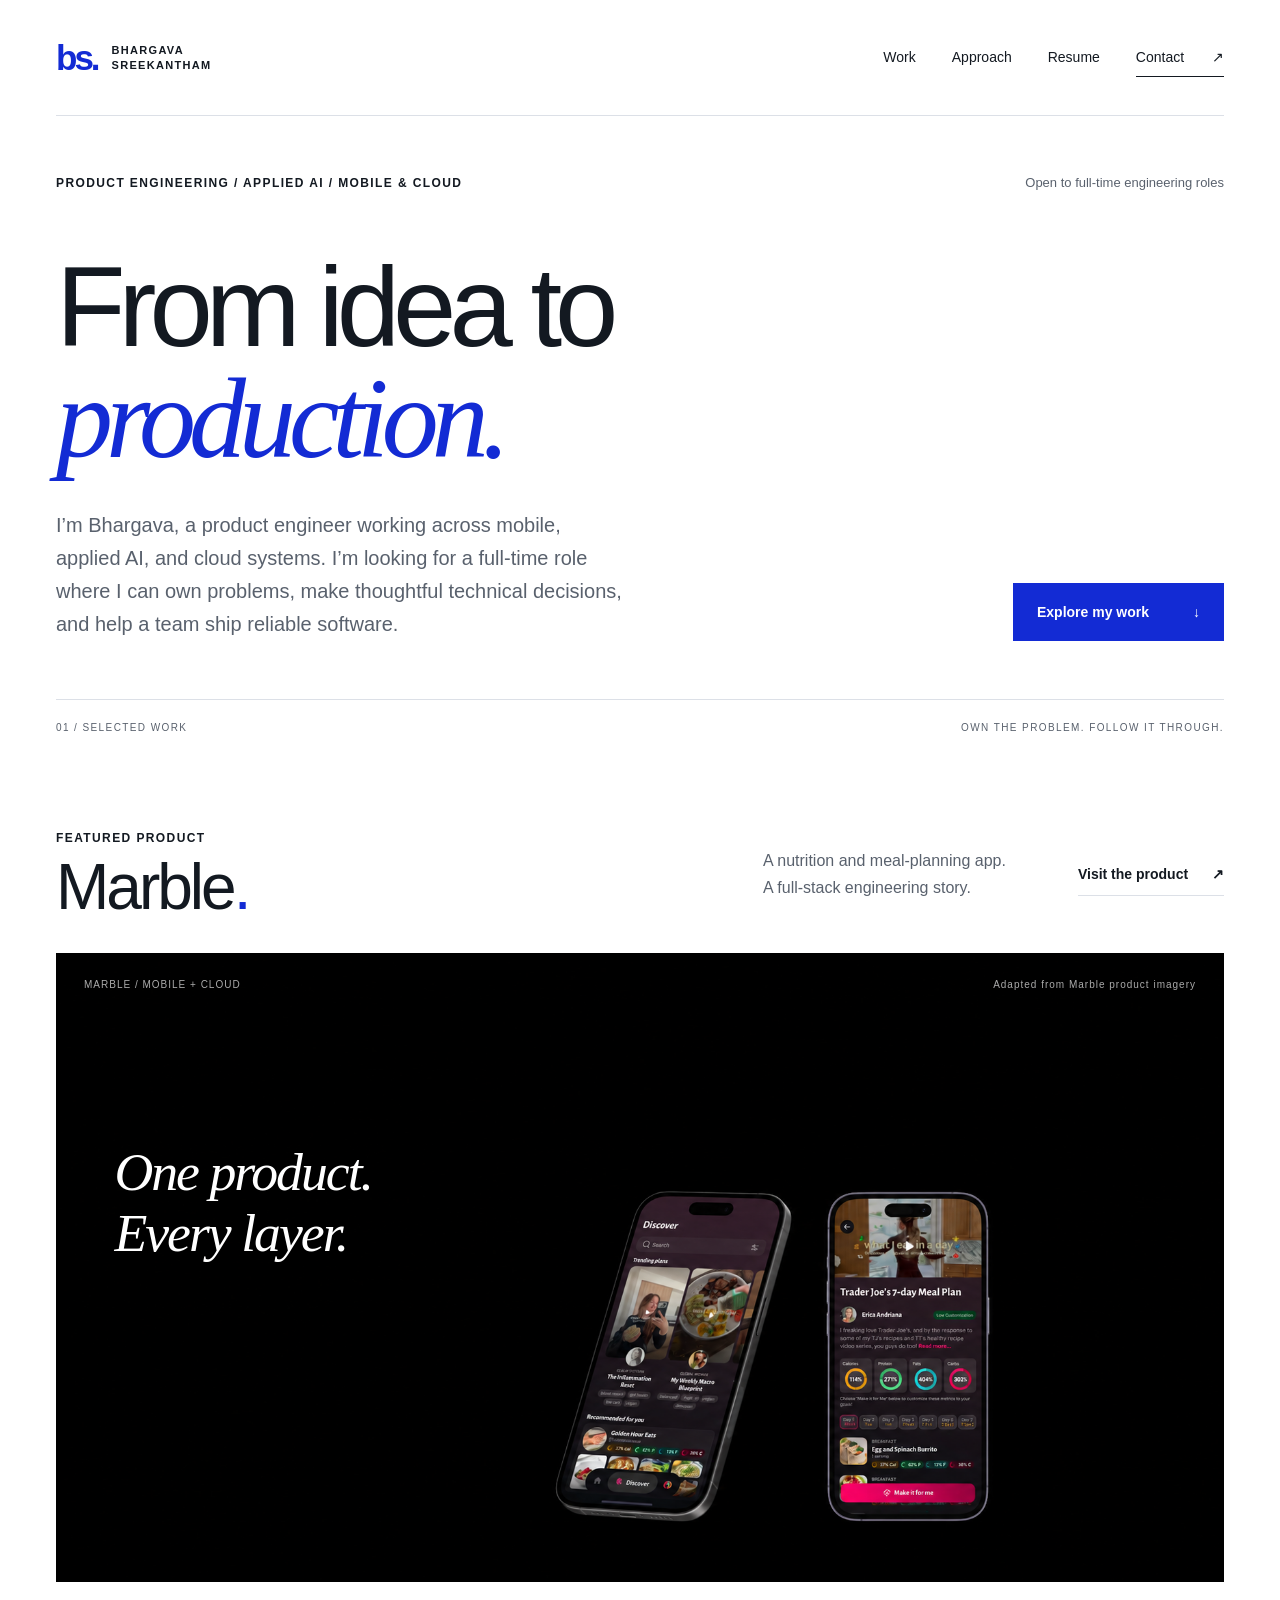
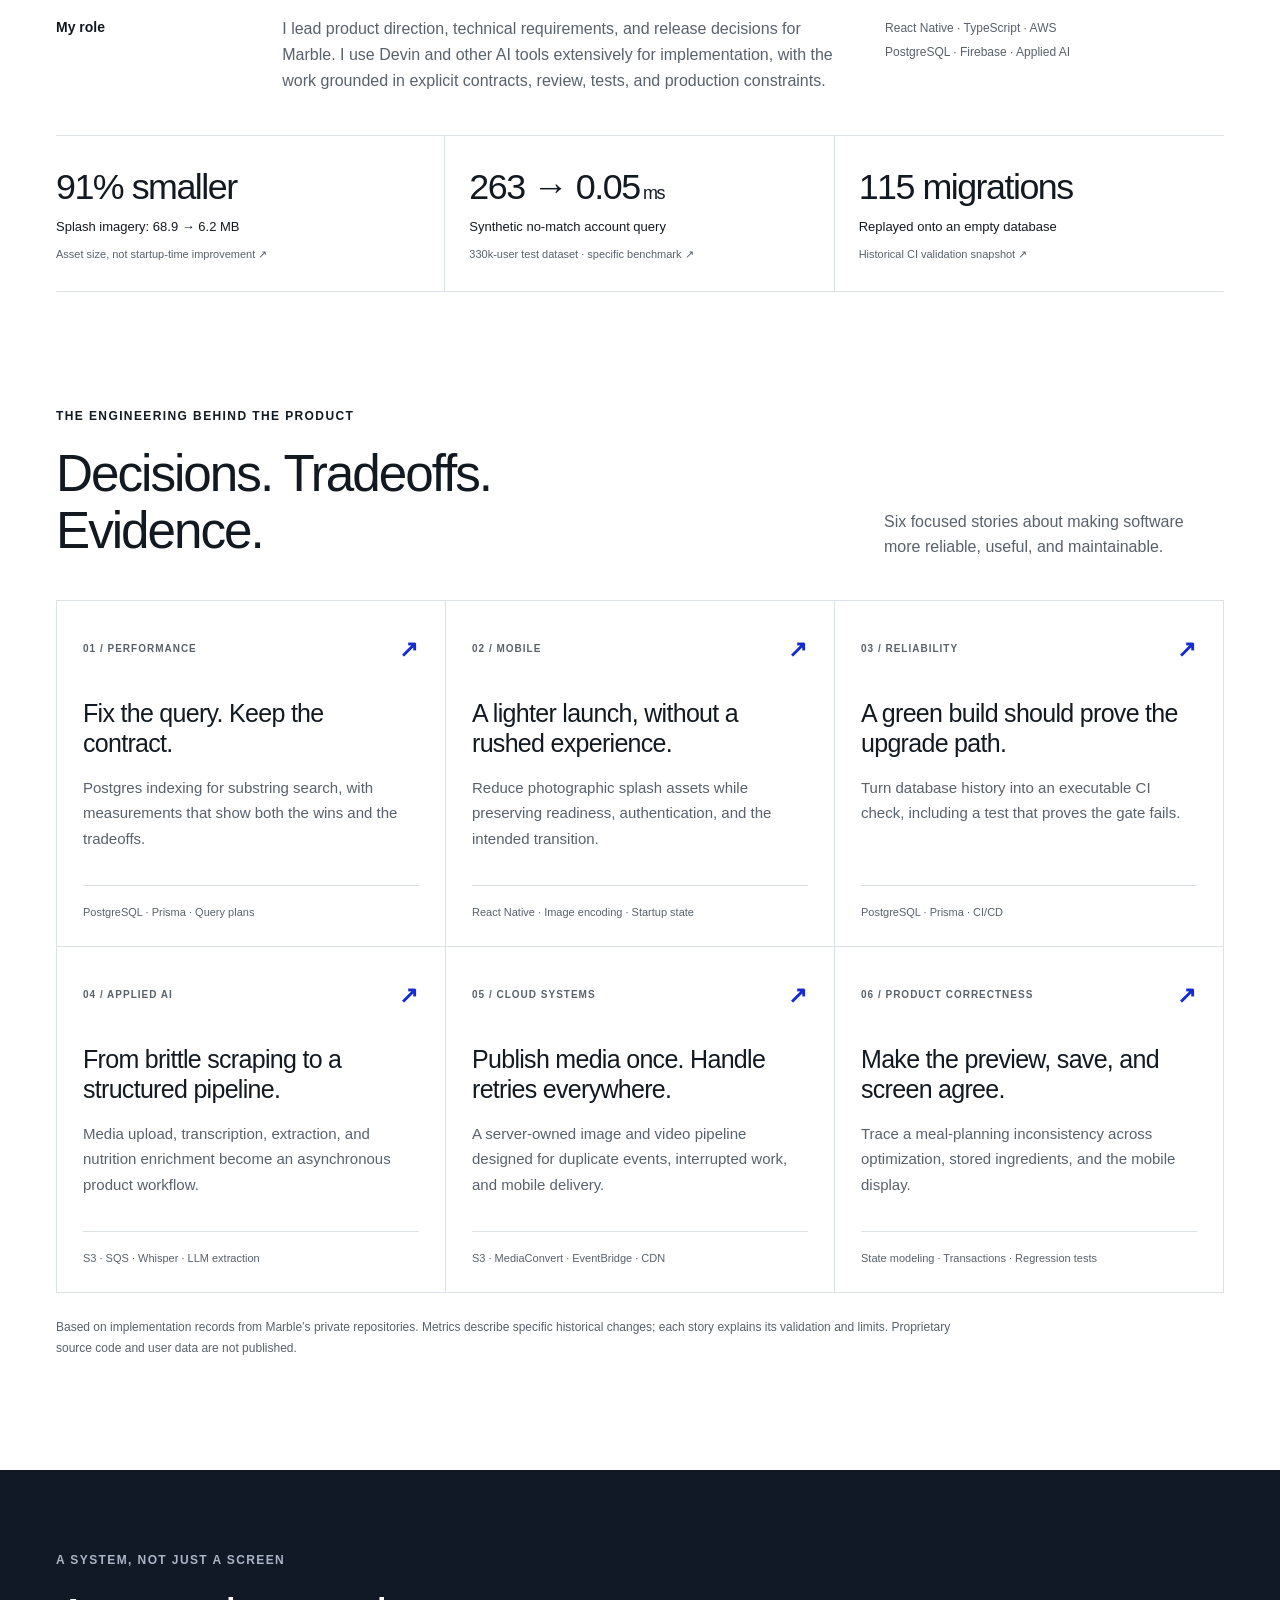
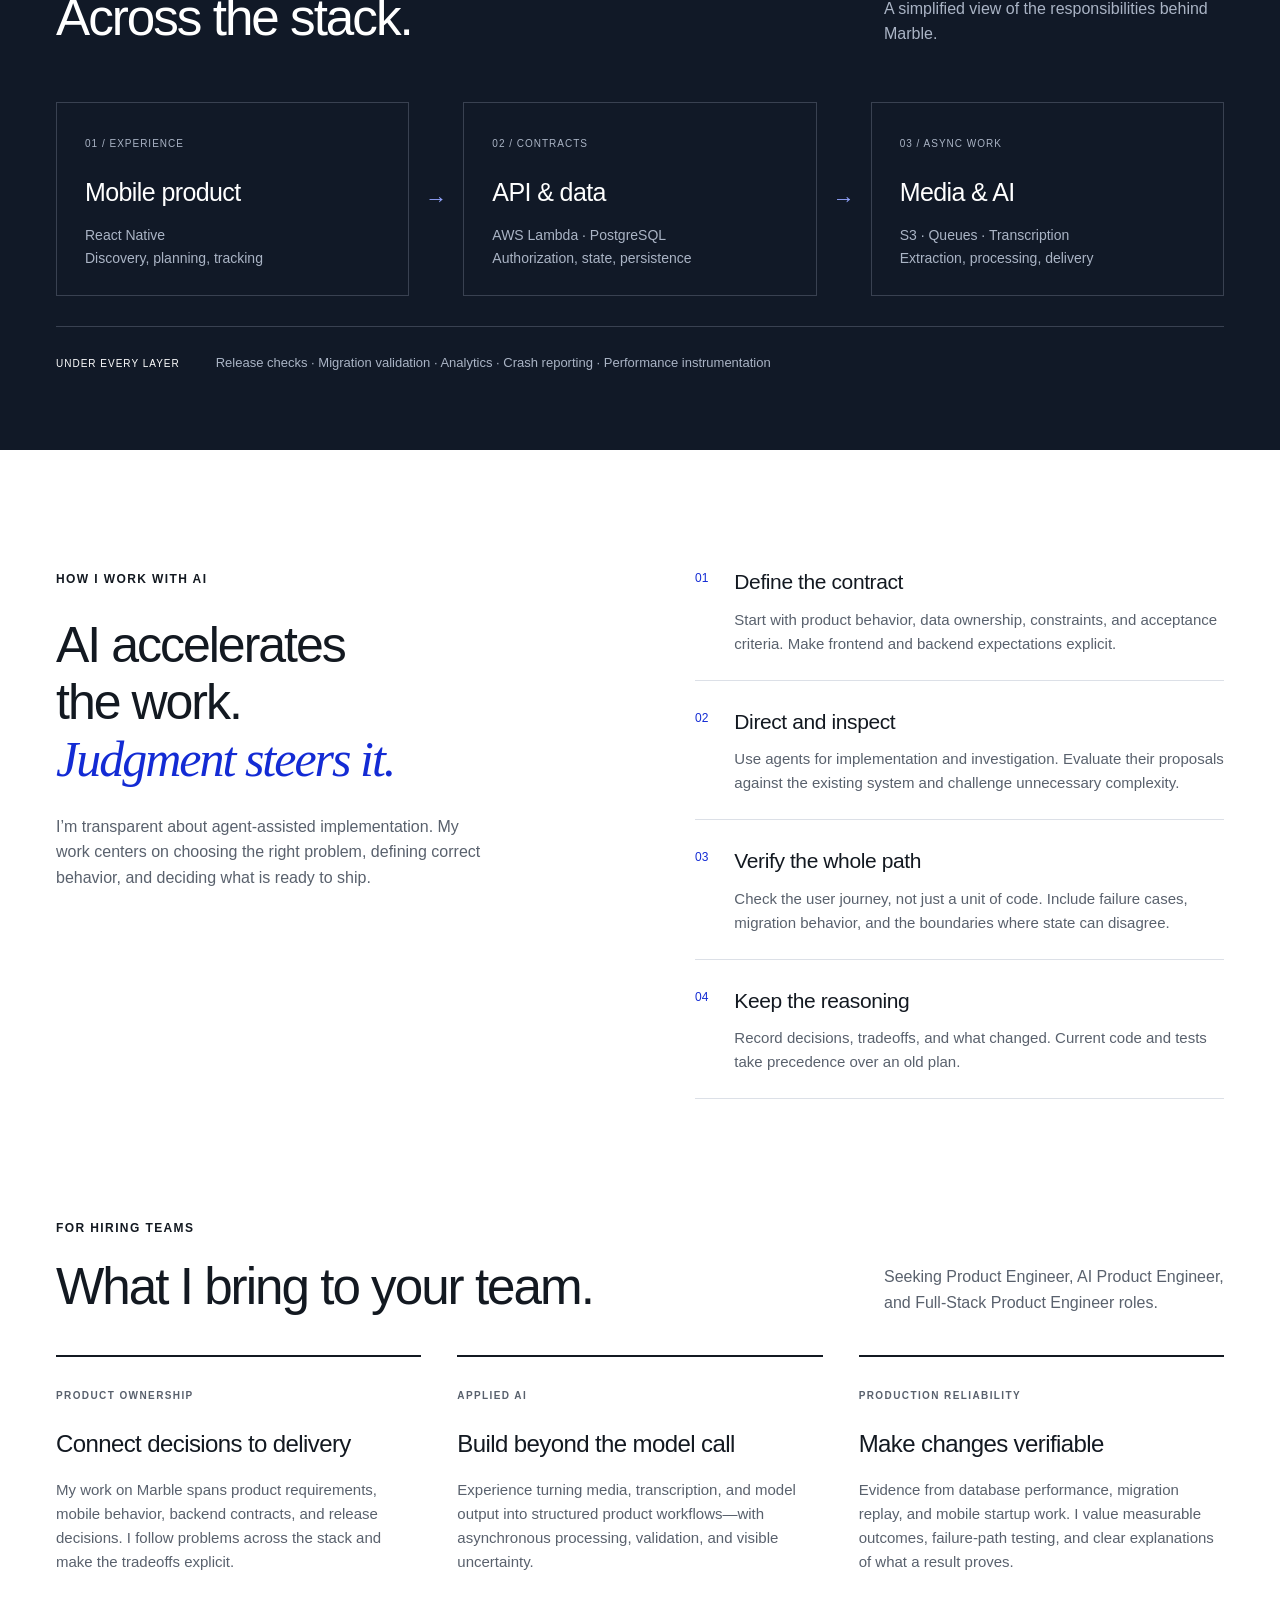
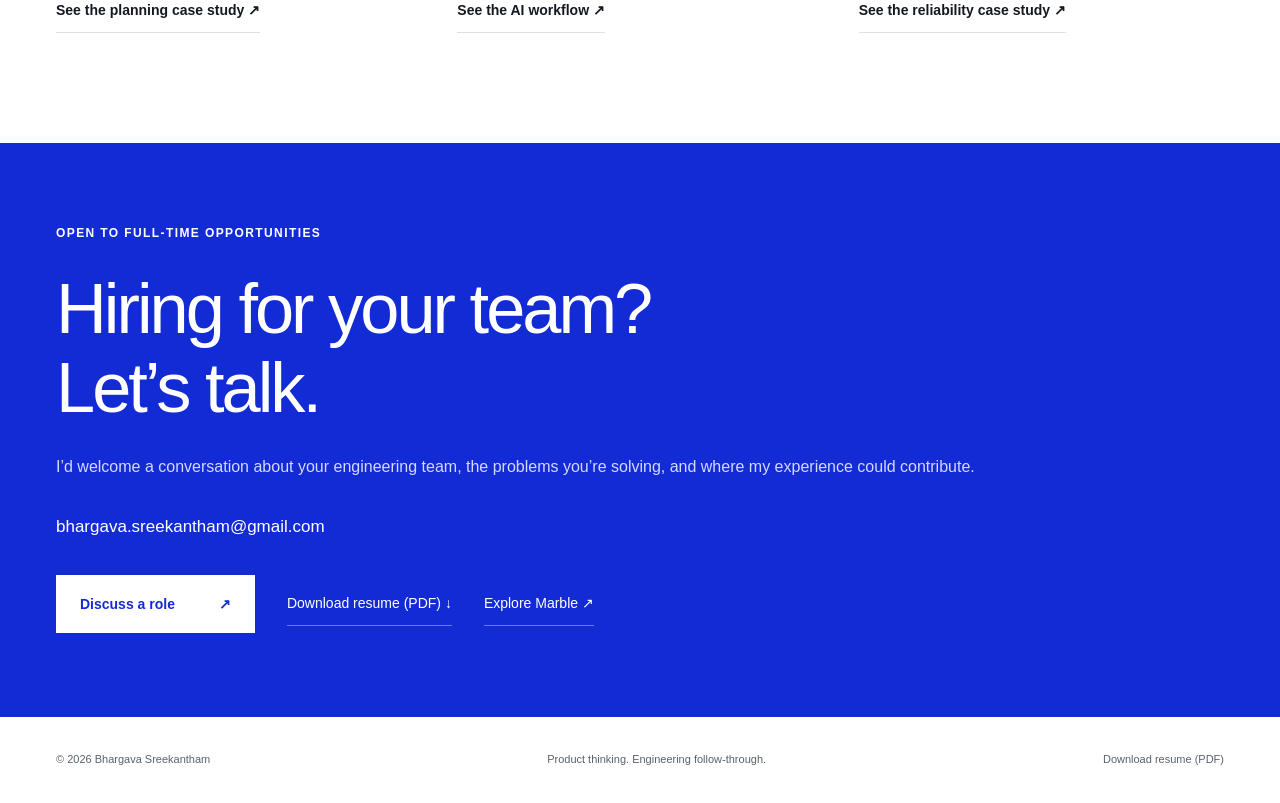
<file: index.html>
<!doctype html><html lang="en"><head><meta charset="utf-8"><meta name="viewport" content="width=device-width, initial-scale=1"><meta name="theme-color" content="#132bd4"><title>Bhargava Sreekantham — Product Engineer</title><meta name="description" content="Bhargava Sreekantham is seeking full-time product engineering roles across mobile, applied AI, and cloud systems. Explore engineering decisions and results from Marble."><meta property="og:title" content="Bhargava Sreekantham — Product Engineer"><meta property="og:description" content="Bhargava Sreekantham is seeking full-time product engineering roles across mobile, applied AI, and cloud systems. Explore engineering decisions and results from Marble."><meta property="og:type" content="website"><link rel="icon" href="/assets/favicon.svg" type="image/svg+xml"><link rel="stylesheet" href="/style.css"><link rel="canonical" href="https://bhargava-portfolio-opal.vercel.app/"><meta property="og:url" content="https://bhargava-portfolio-opal.vercel.app/"></head><body><a class="skip" href="#main">Skip to content</a><header class="site-header wrap"><a class="identity" href="/" aria-label="Bhargava Sreekantham home"><span class="monogram">bs.</span><span>BHARGAVA<br>SREEKANTHAM</span></a><nav aria-label="Main navigation"><a href="/#work">Work</a><a href="/#approach">Approach</a><a href="/assets/Bhargava_Sreekantham_Resume.pdf" type="application/pdf">Resume</a><a class="nav-contact" href="/#contact">Contact <span aria-hidden="true">↗</span></a></nav></header>
<main id="main">
<section class="hero wrap" aria-labelledby="hero-title">
 <div class="hero-top"><span class="eyebrow">PRODUCT ENGINEERING / APPLIED AI / MOBILE & CLOUD</span><span class="availability">Open to full-time engineering roles</span></div>
 <h1 id="hero-title">From idea to<br><em>production.</em></h1>
 <div class="hero-bottom"><p>I’m Bhargava, a product engineer working across mobile, applied AI, and cloud systems. I’m looking for a full-time role where I can own problems, make thoughtful technical decisions, and help a team ship reliable software.</p><a class="button primary" href="#work">Explore my work <span aria-hidden="true">↓</span></a></div>
 <div class="hero-rule"><span>01 / SELECTED WORK</span><span>OWN THE PROBLEM. FOLLOW IT THROUGH.</span></div>
</section>
<section id="work" class="wrap work" aria-labelledby="marble-title">
 <div class="project-heading"><div><span class="eyebrow">FEATURED PRODUCT</span><h2 id="marble-title">Marble<span class="period">.</span></h2></div><p>A nutrition and meal-planning app.<br>A full-stack engineering story.</p><a class="text-link" href="https://getmarbleapp.com/">Visit the product <span aria-hidden="true">↗</span></a></div>
 <figure class="marble-visual"><img src="/assets/marble-product-clean.png" width="1708" height="920" alt="Marble product visual showing recipe discovery and a personalized meal plan on two iPhone screens against a black background"><figcaption><span>MARBLE / MOBILE + CLOUD</span><span>Adapted from Marble product imagery</span></figcaption><div class="visual-title" aria-hidden="true">One product.<br>Every layer.</div></figure>
 <div class="project-context"><h3>My role</h3><p>I lead product direction, technical requirements, and release decisions for Marble. I use Devin and other AI tools extensively for implementation, with the work grounded in explicit contracts, review, tests, and production constraints.</p><div class="stack">React Native · TypeScript · AWS<br>PostgreSQL · Firebase · Applied AI</div></div>
 <div class="metrics"><a href="/case-studies/mobile-startup/"><span class="metric">91% smaller</span><span>Splash imagery: 68.9 → 6.2 MB</span><small>Asset size, not startup-time improvement ↗</small></a><a href="/case-studies/search-performance/"><span class="metric">263 → 0.05<span class="unit"> ms</span></span><span>Synthetic no-match account query</span><small>330k-user test dataset · specific benchmark ↗</small></a><a href="/case-studies/migration-safety/"><span class="metric">115 migrations</span><span>Replayed onto an empty database</span><small>Historical CI validation snapshot ↗</small></a></div>
</section>
<section class="studies wrap" aria-labelledby="stories-title"><div class="section-heading"><div><span class="eyebrow">THE ENGINEERING BEHIND THE PRODUCT</span><h2 id="stories-title">Decisions. Tradeoffs.<br>Evidence.</h2></div><p>Six focused stories about making software more reliable, useful, and maintainable.</p></div><div class="case-grid"><a class="case-card" href="/case-studies/search-performance/"><div class="card-top"><span>01 / PERFORMANCE</span><span class="card-arrow" aria-hidden="true">↗</span></div><h3>Fix the query. Keep the contract.</h3><p>Postgres indexing for substring search, with measurements that show both the wins and the tradeoffs.</p><div class="card-bottom">PostgreSQL · Prisma · Query plans</div></a><a class="case-card" href="/case-studies/mobile-startup/"><div class="card-top"><span>02 / MOBILE</span><span class="card-arrow" aria-hidden="true">↗</span></div><h3>A lighter launch, without a rushed experience.</h3><p>Reduce photographic splash assets while preserving readiness, authentication, and the intended transition.</p><div class="card-bottom">React Native · Image encoding · Startup state</div></a><a class="case-card" href="/case-studies/migration-safety/"><div class="card-top"><span>03 / RELIABILITY</span><span class="card-arrow" aria-hidden="true">↗</span></div><h3>A green build should prove the upgrade path.</h3><p>Turn database history into an executable CI check, including a test that proves the gate fails.</p><div class="card-bottom">PostgreSQL · Prisma · CI/CD</div></a><a class="case-card" href="/case-studies/recipe-import/"><div class="card-top"><span>04 / APPLIED AI</span><span class="card-arrow" aria-hidden="true">↗</span></div><h3>From brittle scraping to a structured pipeline.</h3><p>Media upload, transcription, extraction, and nutrition enrichment become an asynchronous product workflow.</p><div class="card-bottom">S3 · SQS · Whisper · LLM extraction</div></a><a class="case-card" href="/case-studies/media-pipeline/"><div class="card-top"><span>05 / CLOUD SYSTEMS</span><span class="card-arrow" aria-hidden="true">↗</span></div><h3>Publish media once. Handle retries everywhere.</h3><p>A server-owned image and video pipeline designed for duplicate events, interrupted work, and mobile delivery.</p><div class="card-bottom">S3 · MediaConvert · EventBridge · CDN</div></a><a class="case-card" href="/case-studies/planning-consistency/"><div class="card-top"><span>06 / PRODUCT CORRECTNESS</span><span class="card-arrow" aria-hidden="true">↗</span></div><h3>Make the preview, save, and screen agree.</h3><p>Trace a meal-planning inconsistency across optimization, stored ingredients, and the mobile display.</p><div class="card-bottom">State modeling · Transactions · Regression tests</div></a></div><p class="evidence-note">Based on implementation records from Marble’s private repositories. Metrics describe specific historical changes; each story explains its validation and limits. Proprietary source code and user data are not published.</p></section>
<section class="system-section" aria-labelledby="system-title"><div class="wrap"><div class="section-heading"><div><span class="eyebrow">A SYSTEM, NOT JUST A SCREEN</span><h2 id="system-title">Across the stack.</h2></div><p>A simplified view of the responsibilities behind Marble.</p></div><div class="architecture"><div class="arch-node"><span>01 / EXPERIENCE</span><h3>Mobile product</h3><p>React Native<br>Discovery, planning, tracking</p></div><div class="arch-connector" aria-hidden="true">→</div><div class="arch-node"><span>02 / CONTRACTS</span><h3>API & data</h3><p>AWS Lambda · PostgreSQL<br>Authorization, state, persistence</p></div><div class="arch-connector" aria-hidden="true">→</div><div class="arch-node"><span>03 / ASYNC WORK</span><h3>Media & AI</h3><p>S3 · Queues · Transcription<br>Extraction, processing, delivery</p></div></div><div class="system-foundation"><span>UNDER EVERY LAYER</span><p>Release checks · Migration validation · Analytics · Crash reporting · Performance instrumentation</p></div></div></section>
<section id="approach" class="approach wrap" aria-labelledby="approach-title"><div><span class="eyebrow">HOW I WORK WITH AI</span><h2 id="approach-title">AI accelerates<br>the work.<br><em>Judgment steers it.</em></h2><p class="approach-intro">I’m transparent about agent-assisted implementation. My work centers on choosing the right problem, defining correct behavior, and deciding what is ready to ship.</p></div><ol class="workflow"><li><span>01</span><div><h3>Define the contract</h3><p>Start with product behavior, data ownership, constraints, and acceptance criteria. Make frontend and backend expectations explicit.</p></div></li><li><span>02</span><div><h3>Direct and inspect</h3><p>Use agents for implementation and investigation. Evaluate their proposals against the existing system and challenge unnecessary complexity.</p></div></li><li><span>03</span><div><h3>Verify the whole path</h3><p>Check the user journey, not just a unit of code. Include failure cases, migration behavior, and the boundaries where state can disagree.</p></div></li><li><span>04</span><div><h3>Keep the reasoning</h3><p>Record decisions, tradeoffs, and what changed. Current code and tests take precedence over an old plan.</p></div></li></ol></section>
<section class="services wrap" aria-labelledby="services-title"><div class="section-heading"><div><span class="eyebrow">FOR HIRING TEAMS</span><h2 id="services-title">What I bring to your team.</h2></div><p>Seeking Product Engineer, AI Product Engineer, and Full-Stack Product Engineer roles.</p></div><div class="service-grid"><article><span class="eyebrow">PRODUCT OWNERSHIP</span><h3>Connect decisions to delivery</h3><p>My work on Marble spans product requirements, mobile behavior, backend contracts, and release decisions. I follow problems across the stack and make the tradeoffs explicit.</p><a class="text-link" href="/case-studies/planning-consistency/">See the planning case study ↗</a></article><article><span class="eyebrow">APPLIED AI</span><h3>Build beyond the model call</h3><p>Experience turning media, transcription, and model output into structured product workflows—with asynchronous processing, validation, and visible uncertainty.</p><a class="text-link" href="/case-studies/recipe-import/">See the AI workflow ↗</a></article><article><span class="eyebrow">PRODUCTION RELIABILITY</span><h3>Make changes verifiable</h3><p>Evidence from database performance, migration replay, and mobile startup work. I value measurable outcomes, failure-path testing, and clear explanations of what a result proves.</p><a class="text-link" href="/case-studies/migration-safety/">See the reliability case study ↗</a></article></div></section>
<section id="contact" class="contact" aria-labelledby="contact-title"><div class="wrap contact-inner"><span class="eyebrow">OPEN TO FULL-TIME OPPORTUNITIES</span><h2 id="contact-title">Hiring for your team?<br>Let’s talk.</h2><p>I’d welcome a conversation about your engineering team, the problems you’re solving, and where my experience could contribute.</p><p class="contact-email"><a href="mailto:bhargava.sreekantham@gmail.com">bhargava.sreekantham@gmail.com</a></p><div class="contact-links"><a class="button light" href="mailto:bhargava.sreekantham@gmail.com">Discuss a role <span aria-hidden="true">↗</span></a><a class="contact-secondary" href="/assets/Bhargava_Sreekantham_Resume.pdf" download>Download resume (PDF) ↓</a><a class="contact-secondary" href="https://getmarbleapp.com/">Explore Marble ↗</a></div></div></section>
</main><footer class="wrap footer"><span>© 2026 Bhargava Sreekantham</span><span>Product thinking. Engineering follow-through.</span><a href="/assets/Bhargava_Sreekantham_Resume.pdf" download>Download resume (PDF)</a></footer></body></html>
</file>
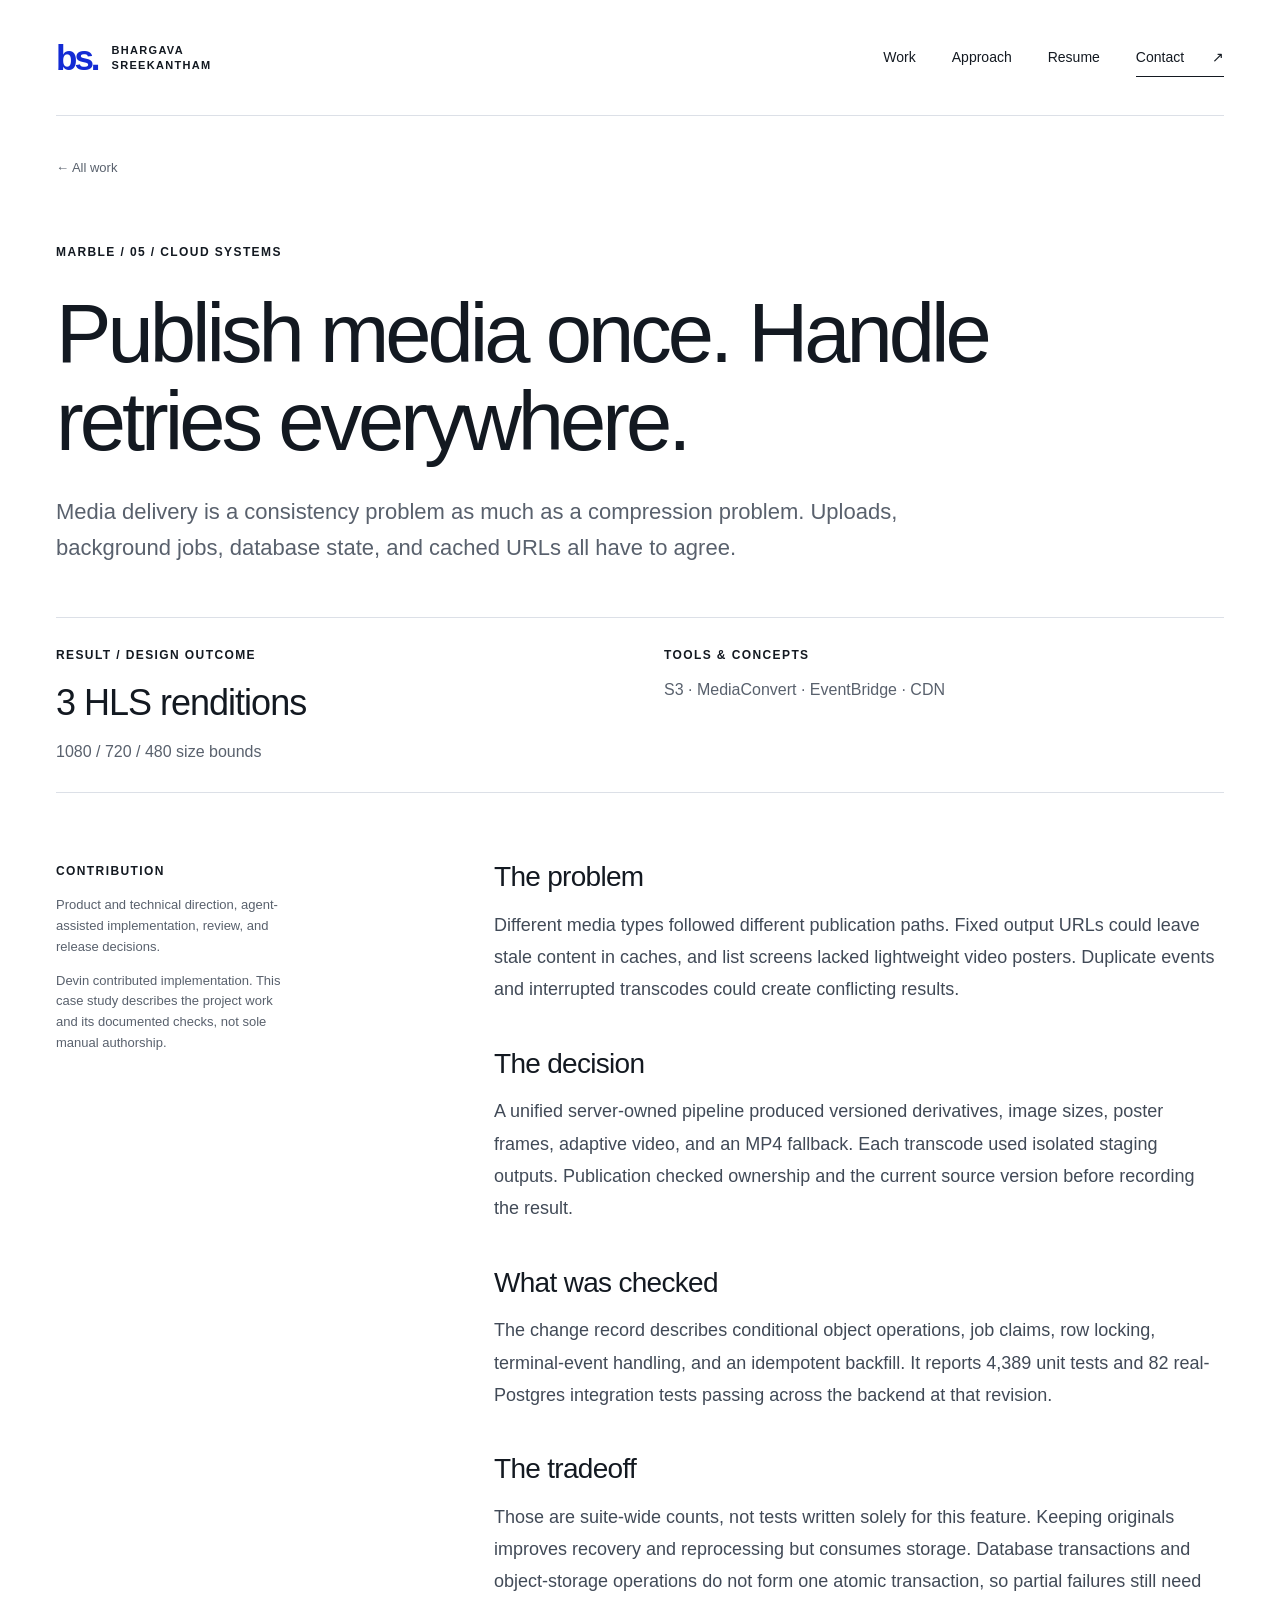
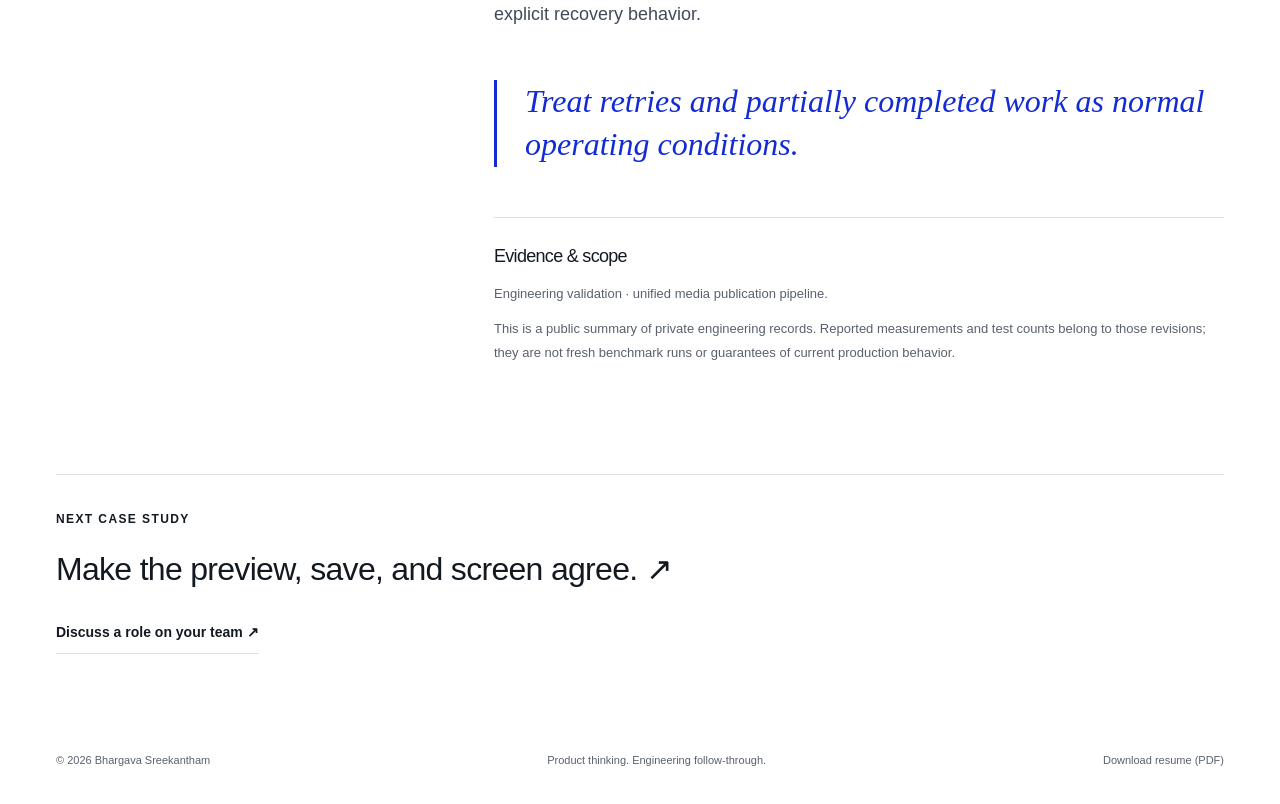
<file: case-studies/media-pipeline/index.html>
<!doctype html><html lang="en"><head><meta charset="utf-8"><meta name="viewport" content="width=device-width, initial-scale=1"><meta name="theme-color" content="#132bd4"><title>Publish media once. Handle retries everywhere. — Bhargava Sreekantham</title><meta name="description" content="A server-owned image and video pipeline designed for duplicate events, interrupted work, and mobile delivery."><meta property="og:title" content="Publish media once. Handle retries everywhere. — Bhargava Sreekantham"><meta property="og:description" content="A server-owned image and video pipeline designed for duplicate events, interrupted work, and mobile delivery."><meta property="og:type" content="website"><link rel="icon" href="/assets/favicon.svg" type="image/svg+xml"><link rel="stylesheet" href="/style.css"><link rel="canonical" href="https://bhargava-portfolio-opal.vercel.app/case-studies/media-pipeline/"><meta property="og:url" content="https://bhargava-portfolio-opal.vercel.app/case-studies/media-pipeline/"></head><body><a class="skip" href="#main">Skip to content</a><header class="site-header wrap"><a class="identity" href="/" aria-label="Bhargava Sreekantham home"><span class="monogram">bs.</span><span>BHARGAVA<br>SREEKANTHAM</span></a><nav aria-label="Main navigation"><a href="/#work">Work</a><a href="/#approach">Approach</a><a href="/assets/Bhargava_Sreekantham_Resume.pdf" type="application/pdf">Resume</a><a class="nav-contact" href="/#contact">Contact <span aria-hidden="true">↗</span></a></nav></header><main id="main"><div class="wrap case-hero"><a class="back-link" href="/#work">← All work</a><div class="eyebrow">MARBLE / 05 / CLOUD SYSTEMS</div><h1>Publish media once. Handle retries everywhere.</h1><p class="case-intro">Media delivery is a consistency problem as much as a compression problem. Uploads, background jobs, database state, and cached URLs all have to agree.</p><div class="case-facts"><div><span class="eyebrow">RESULT / DESIGN OUTCOME</span><strong>3 HLS renditions</strong><p>1080 / 720 / 480 size bounds</p></div><div><span class="eyebrow">TOOLS & CONCEPTS</span><p>S3 · MediaConvert · EventBridge · CDN</p></div></div></div><div class="case-body wrap"><aside><span class="eyebrow">CONTRIBUTION</span><p>Product and technical direction, agent-assisted implementation, review, and release decisions.</p><p>Devin contributed implementation. This case study describes the project work and its documented checks, not sole manual authorship.</p></aside><article><section><h2>The problem</h2><p>Different media types followed different publication paths. Fixed output URLs could leave stale content in caches, and list screens lacked lightweight video posters. Duplicate events and interrupted transcodes could create conflicting results.</p></section><section><h2>The decision</h2><p>A unified server-owned pipeline produced versioned derivatives, image sizes, poster frames, adaptive video, and an MP4 fallback. Each transcode used isolated staging outputs. Publication checked ownership and the current source version before recording the result.</p></section><section><h2>What was checked</h2><p>The change record describes conditional object operations, job claims, row locking, terminal-event handling, and an idempotent backfill. It reports 4,389 unit tests and 82 real-Postgres integration tests passing across the backend at that revision.</p></section><section><h2>The tradeoff</h2><p>Those are suite-wide counts, not tests written solely for this feature. Keeping originals improves recovery and reprocessing but consumes storage. Database transactions and object-storage operations do not form one atomic transaction, so partial failures still need explicit recovery behavior.</p></section><blockquote>Treat retries and partially completed work as normal operating conditions.</blockquote><section class="source-note"><h2>Evidence & scope</h2><p>Engineering validation · unified media publication pipeline.</p><p>This is a public summary of private engineering records. Reported measurements and test counts belong to those revisions; they are not fresh benchmark runs or guarantees of current production behavior.</p></section></article></div><div class="wrap next-case"><span class="eyebrow">NEXT CASE STUDY</span><a href="/case-studies/planning-consistency/">Make the preview, save, and screen agree. <span aria-hidden="true">↗</span></a><a class="text-link" href="/#contact">Discuss a role on your team ↗</a></div></main><footer class="wrap footer"><span>© 2026 Bhargava Sreekantham</span><span>Product thinking. Engineering follow-through.</span><a href="/assets/Bhargava_Sreekantham_Resume.pdf" download>Download resume (PDF)</a></footer></body></html>
</file>
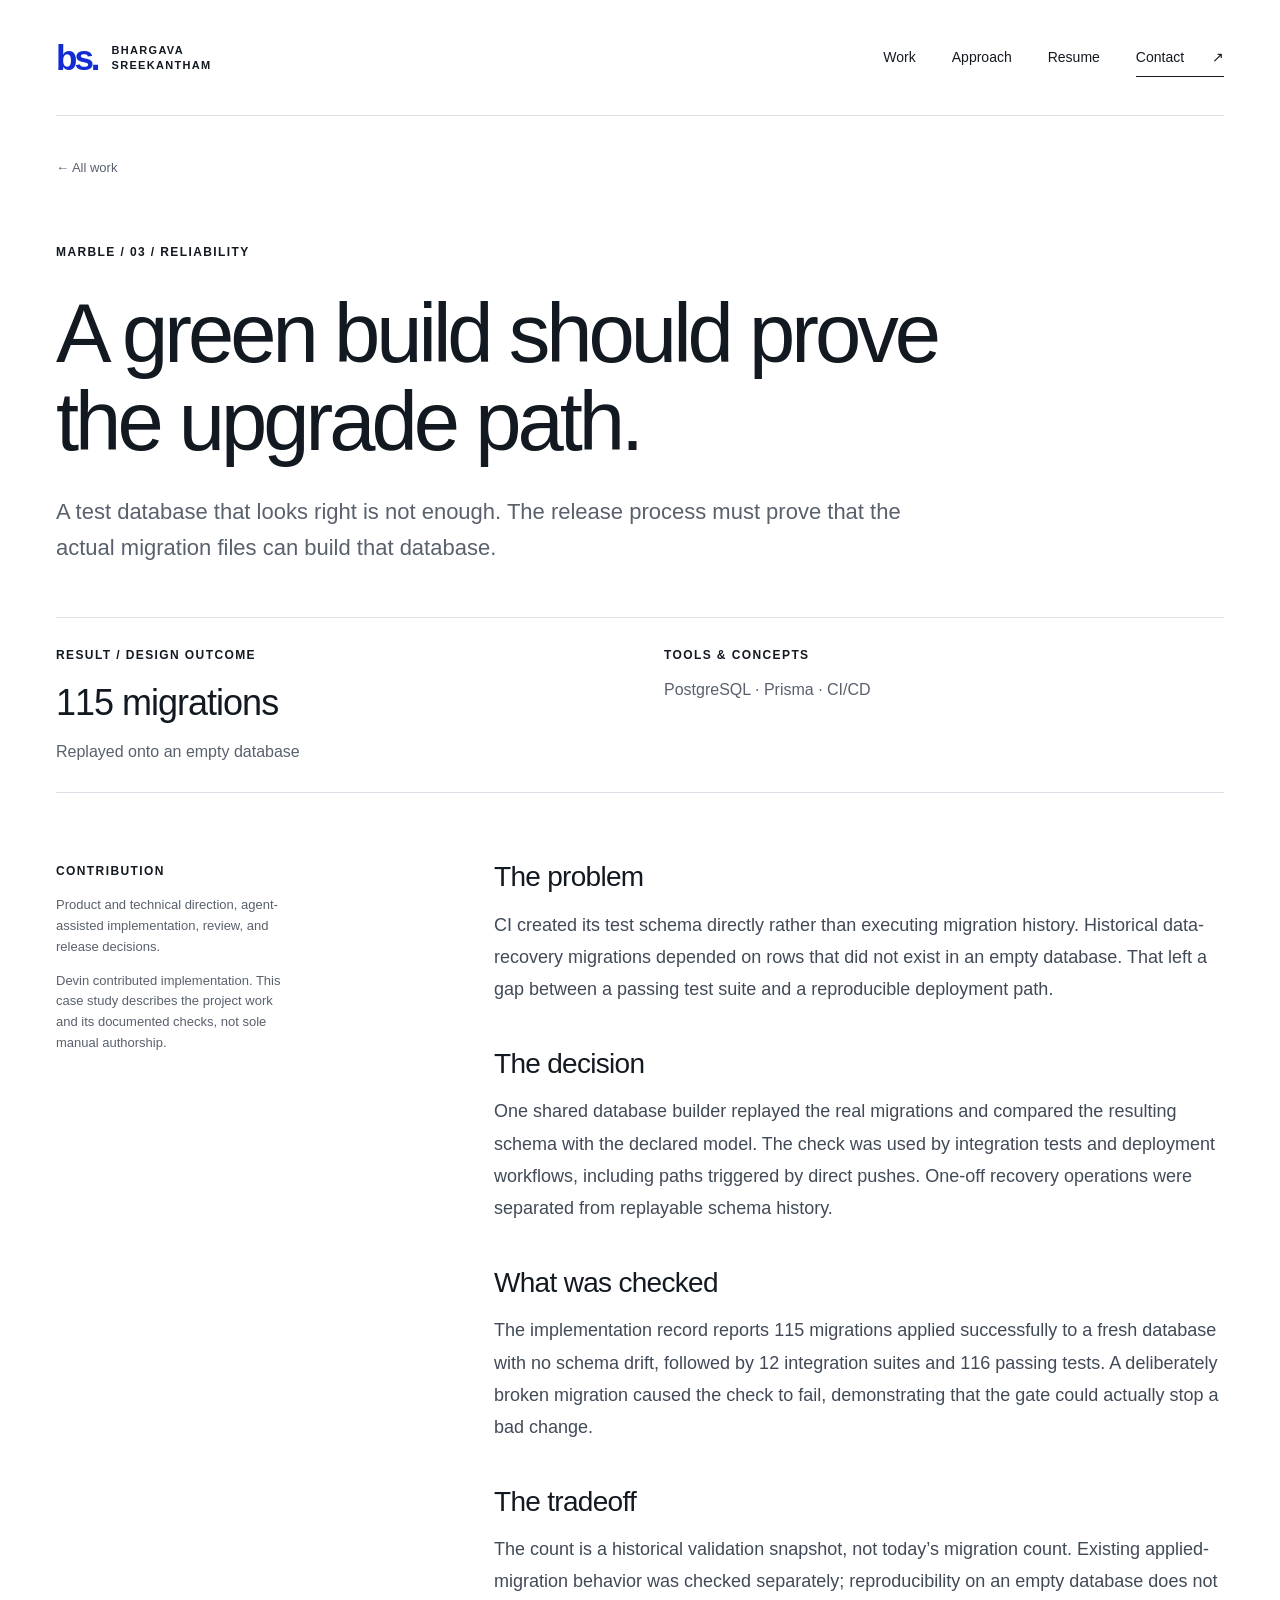
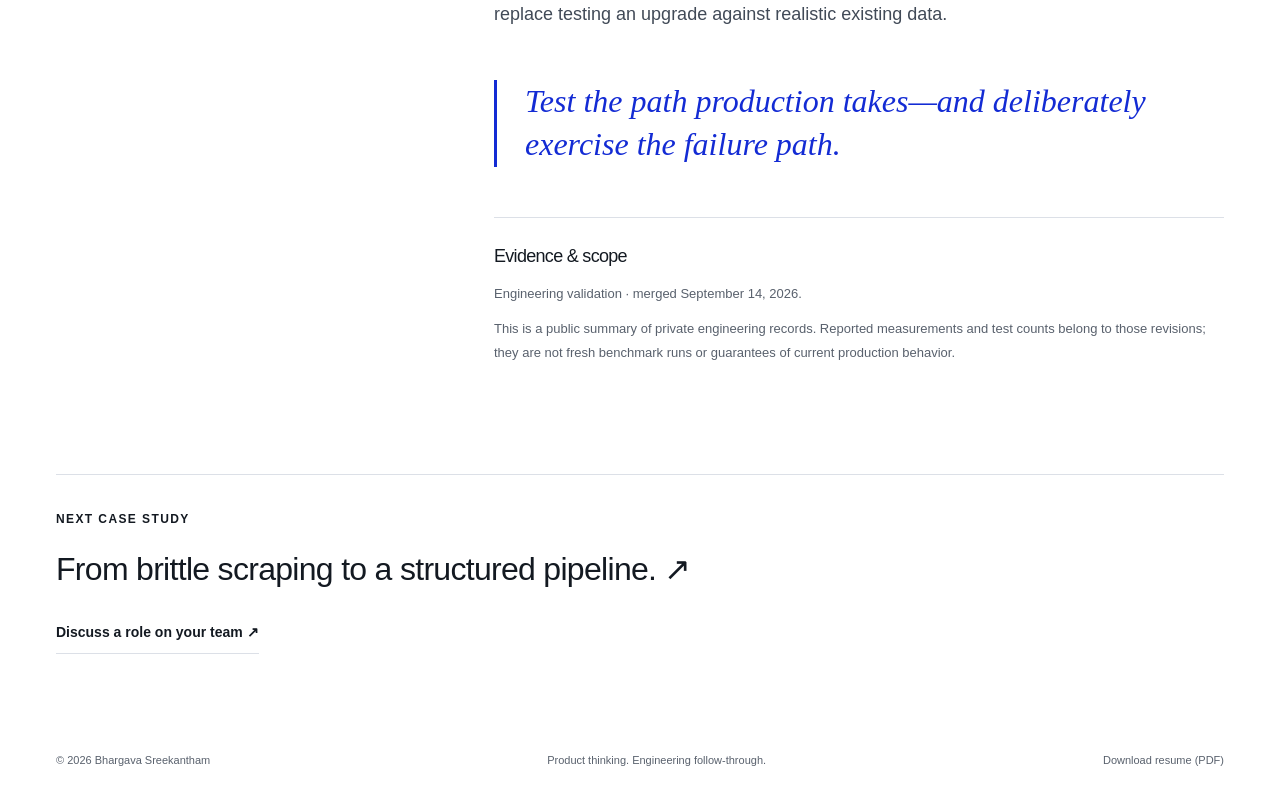
<file: case-studies/migration-safety/index.html>
<!doctype html><html lang="en"><head><meta charset="utf-8"><meta name="viewport" content="width=device-width, initial-scale=1"><meta name="theme-color" content="#132bd4"><title>A green build should prove the upgrade path. — Bhargava Sreekantham</title><meta name="description" content="Turn database history into an executable CI check, including a test that proves the gate fails."><meta property="og:title" content="A green build should prove the upgrade path. — Bhargava Sreekantham"><meta property="og:description" content="Turn database history into an executable CI check, including a test that proves the gate fails."><meta property="og:type" content="website"><link rel="icon" href="/assets/favicon.svg" type="image/svg+xml"><link rel="stylesheet" href="/style.css"><link rel="canonical" href="https://bhargava-portfolio-opal.vercel.app/case-studies/migration-safety/"><meta property="og:url" content="https://bhargava-portfolio-opal.vercel.app/case-studies/migration-safety/"></head><body><a class="skip" href="#main">Skip to content</a><header class="site-header wrap"><a class="identity" href="/" aria-label="Bhargava Sreekantham home"><span class="monogram">bs.</span><span>BHARGAVA<br>SREEKANTHAM</span></a><nav aria-label="Main navigation"><a href="/#work">Work</a><a href="/#approach">Approach</a><a href="/assets/Bhargava_Sreekantham_Resume.pdf" type="application/pdf">Resume</a><a class="nav-contact" href="/#contact">Contact <span aria-hidden="true">↗</span></a></nav></header><main id="main"><div class="wrap case-hero"><a class="back-link" href="/#work">← All work</a><div class="eyebrow">MARBLE / 03 / RELIABILITY</div><h1>A green build should prove the upgrade path.</h1><p class="case-intro">A test database that looks right is not enough. The release process must prove that the actual migration files can build that database.</p><div class="case-facts"><div><span class="eyebrow">RESULT / DESIGN OUTCOME</span><strong>115 migrations</strong><p>Replayed onto an empty database</p></div><div><span class="eyebrow">TOOLS & CONCEPTS</span><p>PostgreSQL · Prisma · CI/CD</p></div></div></div><div class="case-body wrap"><aside><span class="eyebrow">CONTRIBUTION</span><p>Product and technical direction, agent-assisted implementation, review, and release decisions.</p><p>Devin contributed implementation. This case study describes the project work and its documented checks, not sole manual authorship.</p></aside><article><section><h2>The problem</h2><p>CI created its test schema directly rather than executing migration history. Historical data-recovery migrations depended on rows that did not exist in an empty database. That left a gap between a passing test suite and a reproducible deployment path.</p></section><section><h2>The decision</h2><p>One shared database builder replayed the real migrations and compared the resulting schema with the declared model. The check was used by integration tests and deployment workflows, including paths triggered by direct pushes. One-off recovery operations were separated from replayable schema history.</p></section><section><h2>What was checked</h2><p>The implementation record reports 115 migrations applied successfully to a fresh database with no schema drift, followed by 12 integration suites and 116 passing tests. A deliberately broken migration caused the check to fail, demonstrating that the gate could actually stop a bad change.</p></section><section><h2>The tradeoff</h2><p>The count is a historical validation snapshot, not today’s migration count. Existing applied-migration behavior was checked separately; reproducibility on an empty database does not replace testing an upgrade against realistic existing data.</p></section><blockquote>Test the path production takes—and deliberately exercise the failure path.</blockquote><section class="source-note"><h2>Evidence & scope</h2><p>Engineering validation · merged September 14, 2026.</p><p>This is a public summary of private engineering records. Reported measurements and test counts belong to those revisions; they are not fresh benchmark runs or guarantees of current production behavior.</p></section></article></div><div class="wrap next-case"><span class="eyebrow">NEXT CASE STUDY</span><a href="/case-studies/recipe-import/">From brittle scraping to a structured pipeline. <span aria-hidden="true">↗</span></a><a class="text-link" href="/#contact">Discuss a role on your team ↗</a></div></main><footer class="wrap footer"><span>© 2026 Bhargava Sreekantham</span><span>Product thinking. Engineering follow-through.</span><a href="/assets/Bhargava_Sreekantham_Resume.pdf" download>Download resume (PDF)</a></footer></body></html>
</file>
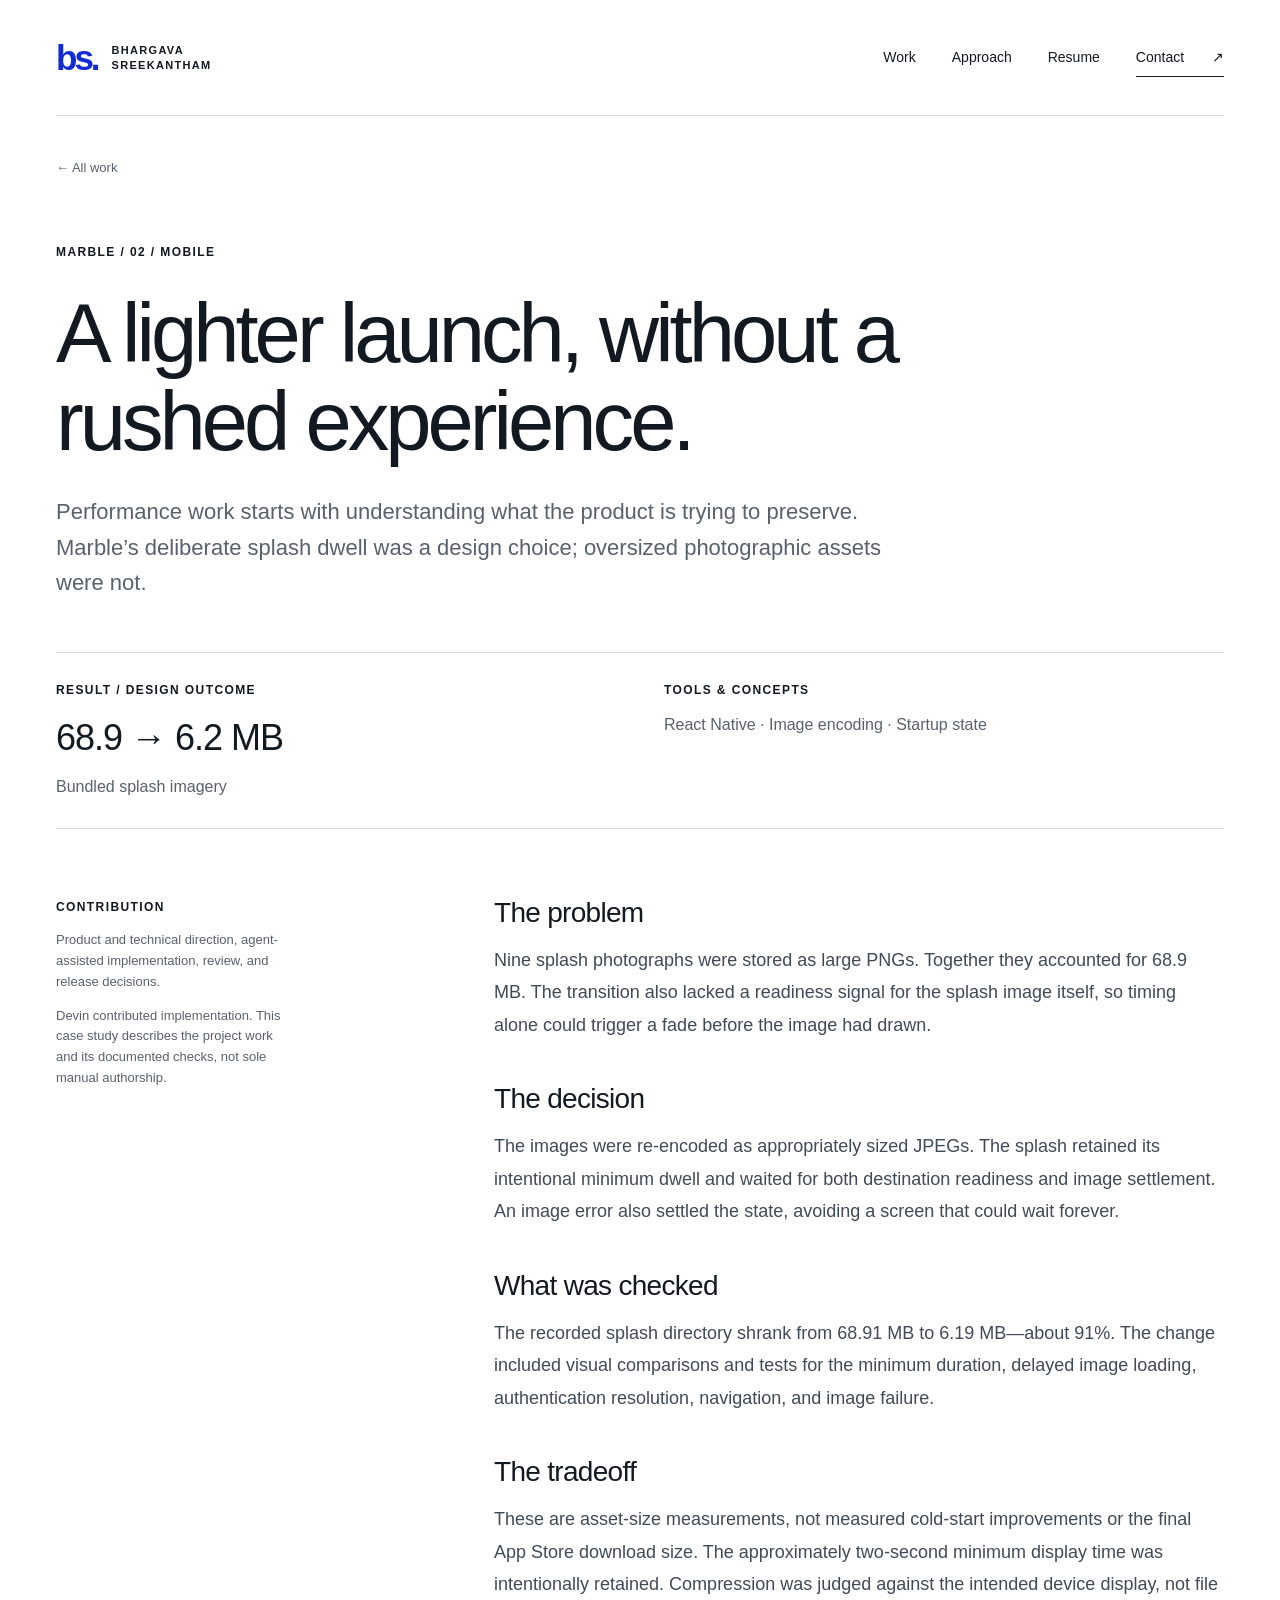
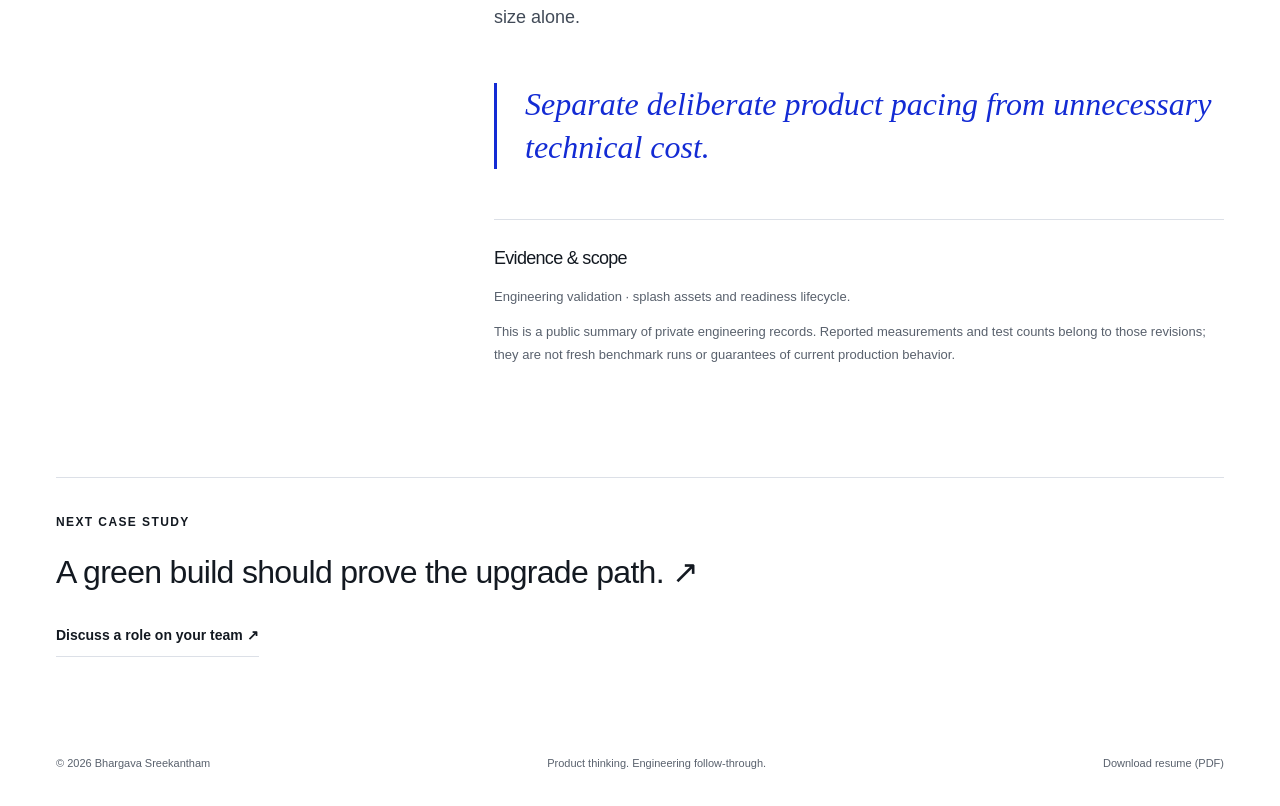
<file: case-studies/mobile-startup/index.html>
<!doctype html><html lang="en"><head><meta charset="utf-8"><meta name="viewport" content="width=device-width, initial-scale=1"><meta name="theme-color" content="#132bd4"><title>A lighter launch, without a rushed experience. — Bhargava Sreekantham</title><meta name="description" content="Reduce photographic splash assets while preserving readiness, authentication, and the intended transition."><meta property="og:title" content="A lighter launch, without a rushed experience. — Bhargava Sreekantham"><meta property="og:description" content="Reduce photographic splash assets while preserving readiness, authentication, and the intended transition."><meta property="og:type" content="website"><link rel="icon" href="/assets/favicon.svg" type="image/svg+xml"><link rel="stylesheet" href="/style.css"><link rel="canonical" href="https://bhargava-portfolio-opal.vercel.app/case-studies/mobile-startup/"><meta property="og:url" content="https://bhargava-portfolio-opal.vercel.app/case-studies/mobile-startup/"></head><body><a class="skip" href="#main">Skip to content</a><header class="site-header wrap"><a class="identity" href="/" aria-label="Bhargava Sreekantham home"><span class="monogram">bs.</span><span>BHARGAVA<br>SREEKANTHAM</span></a><nav aria-label="Main navigation"><a href="/#work">Work</a><a href="/#approach">Approach</a><a href="/assets/Bhargava_Sreekantham_Resume.pdf" type="application/pdf">Resume</a><a class="nav-contact" href="/#contact">Contact <span aria-hidden="true">↗</span></a></nav></header><main id="main"><div class="wrap case-hero"><a class="back-link" href="/#work">← All work</a><div class="eyebrow">MARBLE / 02 / MOBILE</div><h1>A lighter launch, without a rushed experience.</h1><p class="case-intro">Performance work starts with understanding what the product is trying to preserve. Marble’s deliberate splash dwell was a design choice; oversized photographic assets were not.</p><div class="case-facts"><div><span class="eyebrow">RESULT / DESIGN OUTCOME</span><strong>68.9 → 6.2 MB</strong><p>Bundled splash imagery</p></div><div><span class="eyebrow">TOOLS & CONCEPTS</span><p>React Native · Image encoding · Startup state</p></div></div></div><div class="case-body wrap"><aside><span class="eyebrow">CONTRIBUTION</span><p>Product and technical direction, agent-assisted implementation, review, and release decisions.</p><p>Devin contributed implementation. This case study describes the project work and its documented checks, not sole manual authorship.</p></aside><article><section><h2>The problem</h2><p>Nine splash photographs were stored as large PNGs. Together they accounted for 68.9 MB. The transition also lacked a readiness signal for the splash image itself, so timing alone could trigger a fade before the image had drawn.</p></section><section><h2>The decision</h2><p>The images were re-encoded as appropriately sized JPEGs. The splash retained its intentional minimum dwell and waited for both destination readiness and image settlement. An image error also settled the state, avoiding a screen that could wait forever.</p></section><section><h2>What was checked</h2><p>The recorded splash directory shrank from 68.91 MB to 6.19 MB—about 91%. The change included visual comparisons and tests for the minimum duration, delayed image loading, authentication resolution, navigation, and image failure.</p></section><section><h2>The tradeoff</h2><p>These are asset-size measurements, not measured cold-start improvements or the final App Store download size. The approximately two-second minimum display time was intentionally retained. Compression was judged against the intended device display, not file size alone.</p></section><blockquote>Separate deliberate product pacing from unnecessary technical cost.</blockquote><section class="source-note"><h2>Evidence & scope</h2><p>Engineering validation · splash assets and readiness lifecycle.</p><p>This is a public summary of private engineering records. Reported measurements and test counts belong to those revisions; they are not fresh benchmark runs or guarantees of current production behavior.</p></section></article></div><div class="wrap next-case"><span class="eyebrow">NEXT CASE STUDY</span><a href="/case-studies/migration-safety/">A green build should prove the upgrade path. <span aria-hidden="true">↗</span></a><a class="text-link" href="/#contact">Discuss a role on your team ↗</a></div></main><footer class="wrap footer"><span>© 2026 Bhargava Sreekantham</span><span>Product thinking. Engineering follow-through.</span><a href="/assets/Bhargava_Sreekantham_Resume.pdf" download>Download resume (PDF)</a></footer></body></html>
</file>
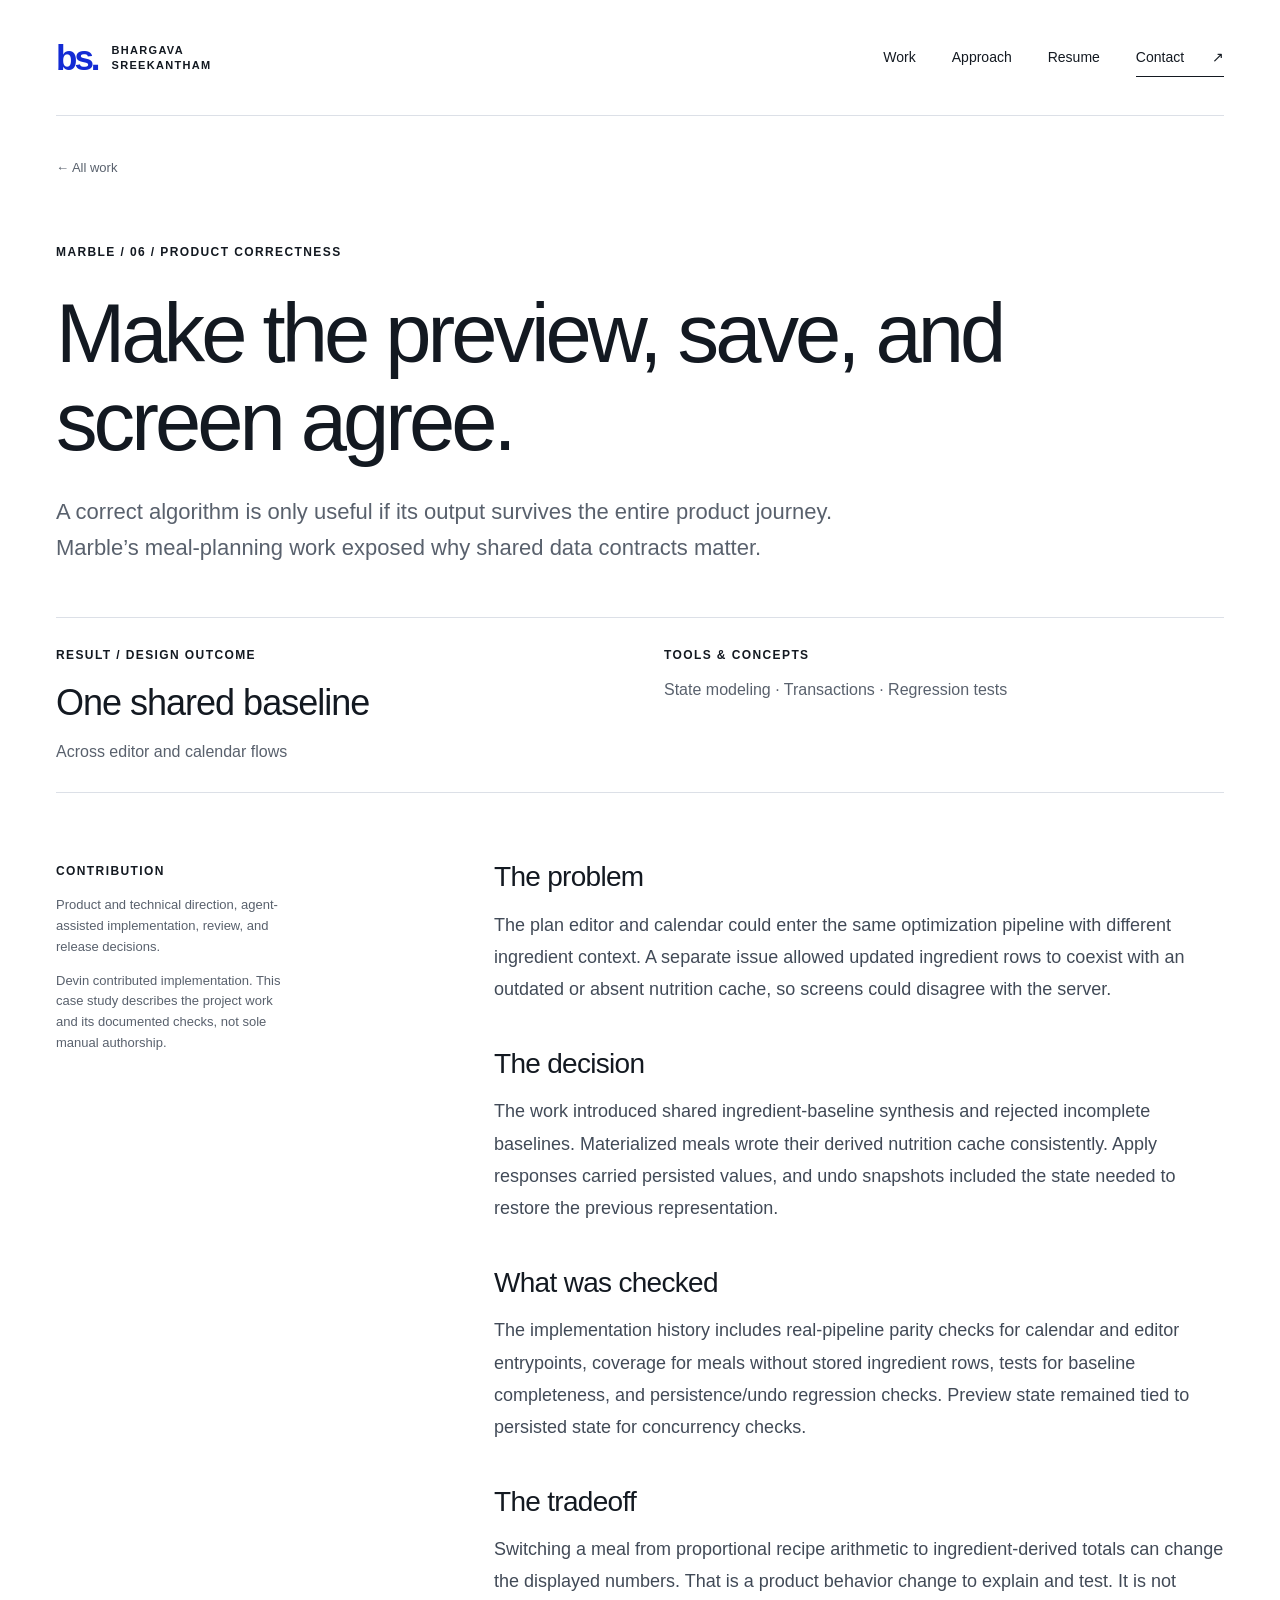
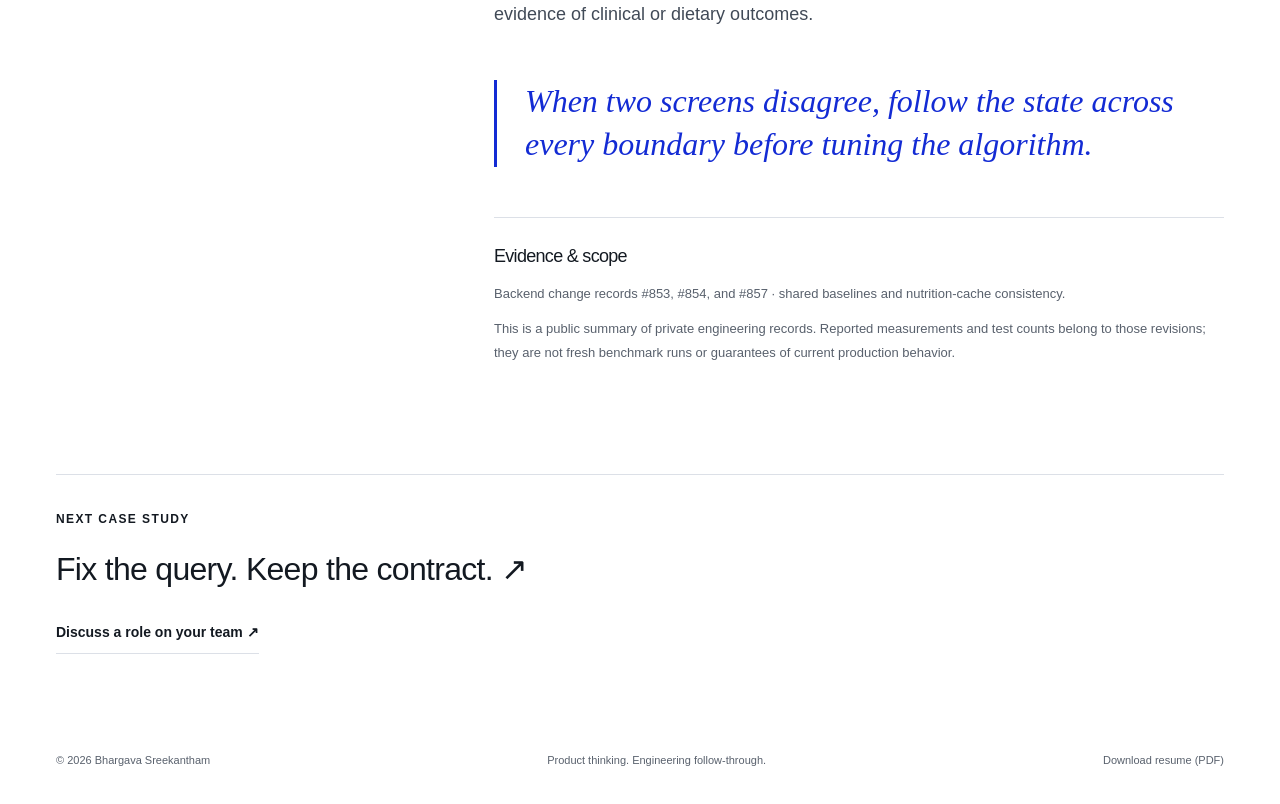
<file: case-studies/planning-consistency/index.html>
<!doctype html><html lang="en"><head><meta charset="utf-8"><meta name="viewport" content="width=device-width, initial-scale=1"><meta name="theme-color" content="#132bd4"><title>Make the preview, save, and screen agree. — Bhargava Sreekantham</title><meta name="description" content="Trace a meal-planning inconsistency across optimization, stored ingredients, and the mobile display."><meta property="og:title" content="Make the preview, save, and screen agree. — Bhargava Sreekantham"><meta property="og:description" content="Trace a meal-planning inconsistency across optimization, stored ingredients, and the mobile display."><meta property="og:type" content="website"><link rel="icon" href="/assets/favicon.svg" type="image/svg+xml"><link rel="stylesheet" href="/style.css"><link rel="canonical" href="https://bhargava-portfolio-opal.vercel.app/case-studies/planning-consistency/"><meta property="og:url" content="https://bhargava-portfolio-opal.vercel.app/case-studies/planning-consistency/"></head><body><a class="skip" href="#main">Skip to content</a><header class="site-header wrap"><a class="identity" href="/" aria-label="Bhargava Sreekantham home"><span class="monogram">bs.</span><span>BHARGAVA<br>SREEKANTHAM</span></a><nav aria-label="Main navigation"><a href="/#work">Work</a><a href="/#approach">Approach</a><a href="/assets/Bhargava_Sreekantham_Resume.pdf" type="application/pdf">Resume</a><a class="nav-contact" href="/#contact">Contact <span aria-hidden="true">↗</span></a></nav></header><main id="main"><div class="wrap case-hero"><a class="back-link" href="/#work">← All work</a><div class="eyebrow">MARBLE / 06 / PRODUCT CORRECTNESS</div><h1>Make the preview, save, and screen agree.</h1><p class="case-intro">A correct algorithm is only useful if its output survives the entire product journey. Marble’s meal-planning work exposed why shared data contracts matter.</p><div class="case-facts"><div><span class="eyebrow">RESULT / DESIGN OUTCOME</span><strong>One shared baseline</strong><p>Across editor and calendar flows</p></div><div><span class="eyebrow">TOOLS & CONCEPTS</span><p>State modeling · Transactions · Regression tests</p></div></div></div><div class="case-body wrap"><aside><span class="eyebrow">CONTRIBUTION</span><p>Product and technical direction, agent-assisted implementation, review, and release decisions.</p><p>Devin contributed implementation. This case study describes the project work and its documented checks, not sole manual authorship.</p></aside><article><section><h2>The problem</h2><p>The plan editor and calendar could enter the same optimization pipeline with different ingredient context. A separate issue allowed updated ingredient rows to coexist with an outdated or absent nutrition cache, so screens could disagree with the server.</p></section><section><h2>The decision</h2><p>The work introduced shared ingredient-baseline synthesis and rejected incomplete baselines. Materialized meals wrote their derived nutrition cache consistently. Apply responses carried persisted values, and undo snapshots included the state needed to restore the previous representation.</p></section><section><h2>What was checked</h2><p>The implementation history includes real-pipeline parity checks for calendar and editor entrypoints, coverage for meals without stored ingredient rows, tests for baseline completeness, and persistence/undo regression checks. Preview state remained tied to persisted state for concurrency checks.</p></section><section><h2>The tradeoff</h2><p>Switching a meal from proportional recipe arithmetic to ingredient-derived totals can change the displayed numbers. That is a product behavior change to explain and test. It is not evidence of clinical or dietary outcomes.</p></section><blockquote>When two screens disagree, follow the state across every boundary before tuning the algorithm.</blockquote><section class="source-note"><h2>Evidence & scope</h2><p>Backend change records #853, #854, and #857 · shared baselines and nutrition-cache consistency.</p><p>This is a public summary of private engineering records. Reported measurements and test counts belong to those revisions; they are not fresh benchmark runs or guarantees of current production behavior.</p></section></article></div><div class="wrap next-case"><span class="eyebrow">NEXT CASE STUDY</span><a href="/case-studies/search-performance/">Fix the query. Keep the contract. <span aria-hidden="true">↗</span></a><a class="text-link" href="/#contact">Discuss a role on your team ↗</a></div></main><footer class="wrap footer"><span>© 2026 Bhargava Sreekantham</span><span>Product thinking. Engineering follow-through.</span><a href="/assets/Bhargava_Sreekantham_Resume.pdf" download>Download resume (PDF)</a></footer></body></html>
</file>
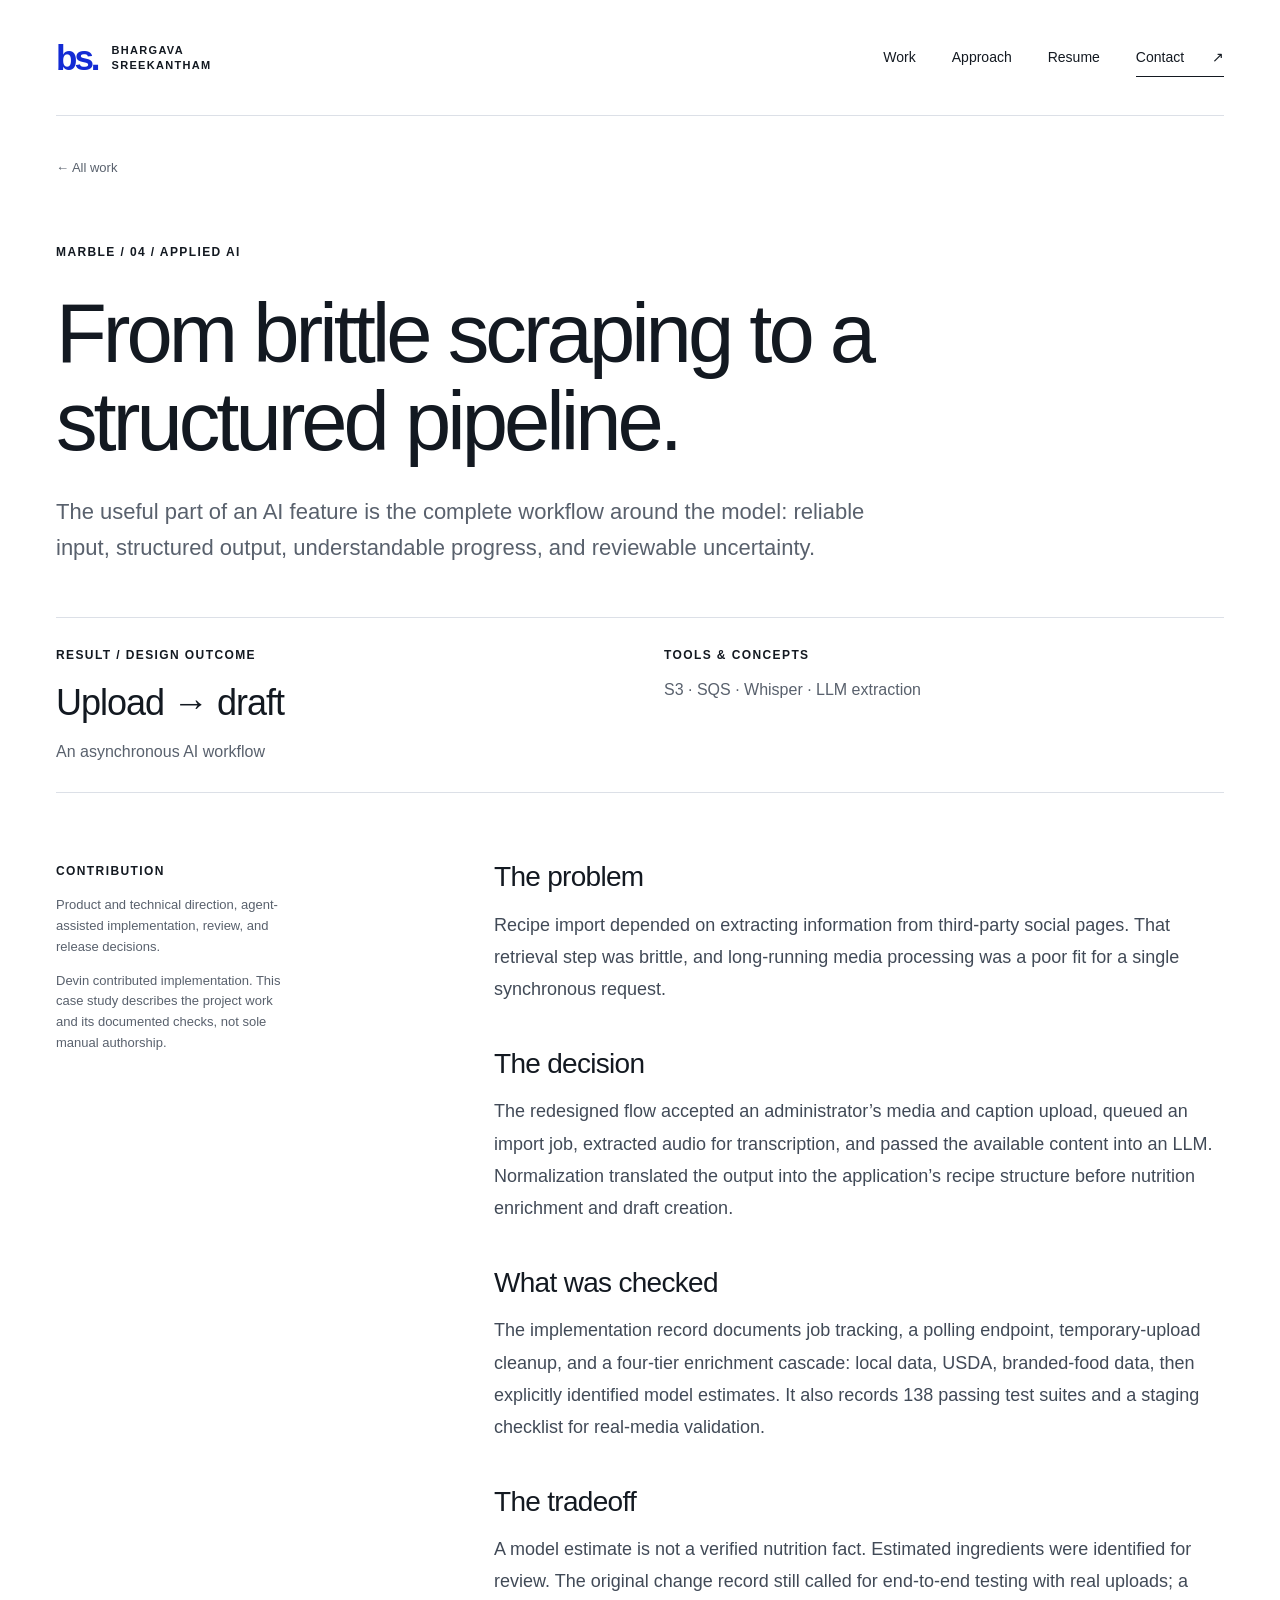
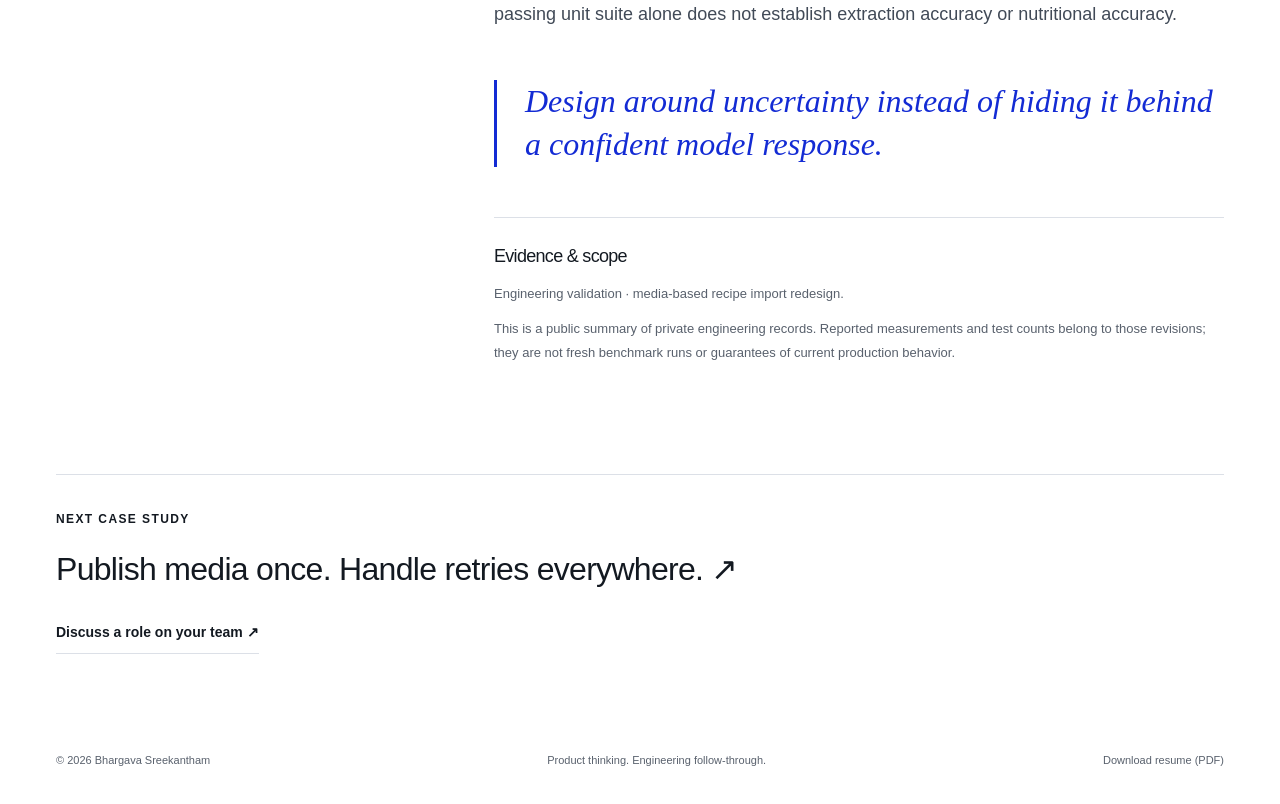
<file: case-studies/recipe-import/index.html>
<!doctype html><html lang="en"><head><meta charset="utf-8"><meta name="viewport" content="width=device-width, initial-scale=1"><meta name="theme-color" content="#132bd4"><title>From brittle scraping to a structured pipeline. — Bhargava Sreekantham</title><meta name="description" content="Media upload, transcription, extraction, and nutrition enrichment become an asynchronous product workflow."><meta property="og:title" content="From brittle scraping to a structured pipeline. — Bhargava Sreekantham"><meta property="og:description" content="Media upload, transcription, extraction, and nutrition enrichment become an asynchronous product workflow."><meta property="og:type" content="website"><link rel="icon" href="/assets/favicon.svg" type="image/svg+xml"><link rel="stylesheet" href="/style.css"><link rel="canonical" href="https://bhargava-portfolio-opal.vercel.app/case-studies/recipe-import/"><meta property="og:url" content="https://bhargava-portfolio-opal.vercel.app/case-studies/recipe-import/"></head><body><a class="skip" href="#main">Skip to content</a><header class="site-header wrap"><a class="identity" href="/" aria-label="Bhargava Sreekantham home"><span class="monogram">bs.</span><span>BHARGAVA<br>SREEKANTHAM</span></a><nav aria-label="Main navigation"><a href="/#work">Work</a><a href="/#approach">Approach</a><a href="/assets/Bhargava_Sreekantham_Resume.pdf" type="application/pdf">Resume</a><a class="nav-contact" href="/#contact">Contact <span aria-hidden="true">↗</span></a></nav></header><main id="main"><div class="wrap case-hero"><a class="back-link" href="/#work">← All work</a><div class="eyebrow">MARBLE / 04 / APPLIED AI</div><h1>From brittle scraping to a structured pipeline.</h1><p class="case-intro">The useful part of an AI feature is the complete workflow around the model: reliable input, structured output, understandable progress, and reviewable uncertainty.</p><div class="case-facts"><div><span class="eyebrow">RESULT / DESIGN OUTCOME</span><strong>Upload → draft</strong><p>An asynchronous AI workflow</p></div><div><span class="eyebrow">TOOLS & CONCEPTS</span><p>S3 · SQS · Whisper · LLM extraction</p></div></div></div><div class="case-body wrap"><aside><span class="eyebrow">CONTRIBUTION</span><p>Product and technical direction, agent-assisted implementation, review, and release decisions.</p><p>Devin contributed implementation. This case study describes the project work and its documented checks, not sole manual authorship.</p></aside><article><section><h2>The problem</h2><p>Recipe import depended on extracting information from third-party social pages. That retrieval step was brittle, and long-running media processing was a poor fit for a single synchronous request.</p></section><section><h2>The decision</h2><p>The redesigned flow accepted an administrator’s media and caption upload, queued an import job, extracted audio for transcription, and passed the available content into an LLM. Normalization translated the output into the application’s recipe structure before nutrition enrichment and draft creation.</p></section><section><h2>What was checked</h2><p>The implementation record documents job tracking, a polling endpoint, temporary-upload cleanup, and a four-tier enrichment cascade: local data, USDA, branded-food data, then explicitly identified model estimates. It also records 138 passing test suites and a staging checklist for real-media validation.</p></section><section><h2>The tradeoff</h2><p>A model estimate is not a verified nutrition fact. Estimated ingredients were identified for review. The original change record still called for end-to-end testing with real uploads; a passing unit suite alone does not establish extraction accuracy or nutritional accuracy.</p></section><blockquote>Design around uncertainty instead of hiding it behind a confident model response.</blockquote><section class="source-note"><h2>Evidence & scope</h2><p>Engineering validation · media-based recipe import redesign.</p><p>This is a public summary of private engineering records. Reported measurements and test counts belong to those revisions; they are not fresh benchmark runs or guarantees of current production behavior.</p></section></article></div><div class="wrap next-case"><span class="eyebrow">NEXT CASE STUDY</span><a href="/case-studies/media-pipeline/">Publish media once. Handle retries everywhere. <span aria-hidden="true">↗</span></a><a class="text-link" href="/#contact">Discuss a role on your team ↗</a></div></main><footer class="wrap footer"><span>© 2026 Bhargava Sreekantham</span><span>Product thinking. Engineering follow-through.</span><a href="/assets/Bhargava_Sreekantham_Resume.pdf" download>Download resume (PDF)</a></footer></body></html>
</file>
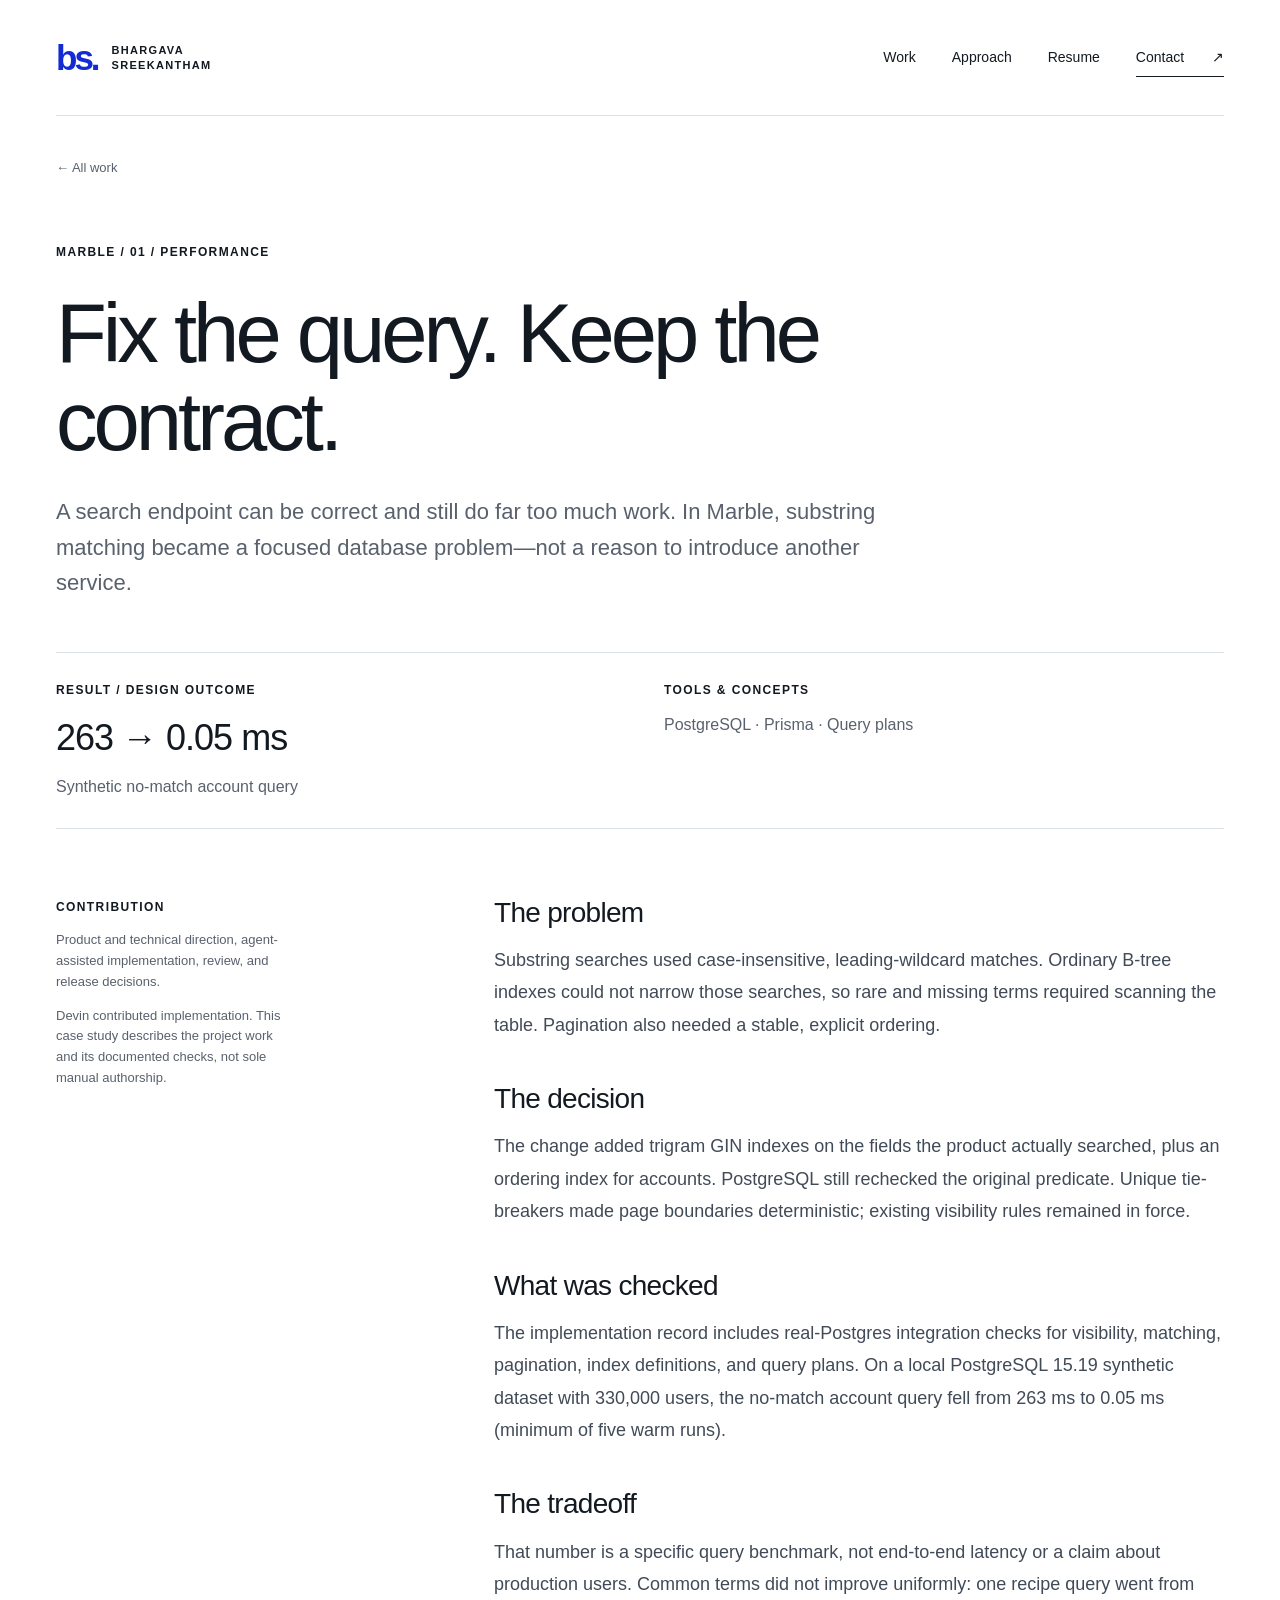
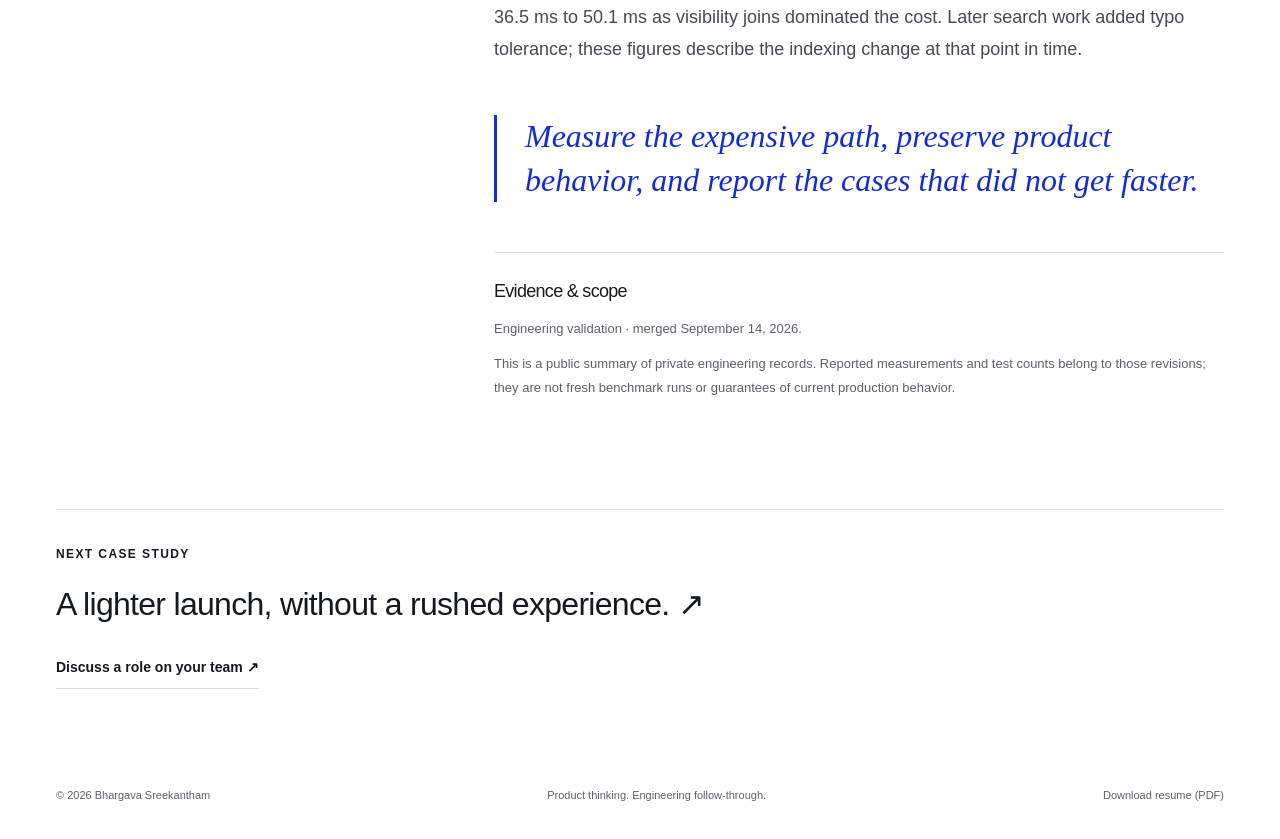
<file: case-studies/search-performance/index.html>
<!doctype html><html lang="en"><head><meta charset="utf-8"><meta name="viewport" content="width=device-width, initial-scale=1"><meta name="theme-color" content="#132bd4"><title>Fix the query. Keep the contract. — Bhargava Sreekantham</title><meta name="description" content="Postgres indexing for substring search, with measurements that show both the wins and the tradeoffs."><meta property="og:title" content="Fix the query. Keep the contract. — Bhargava Sreekantham"><meta property="og:description" content="Postgres indexing for substring search, with measurements that show both the wins and the tradeoffs."><meta property="og:type" content="website"><link rel="icon" href="/assets/favicon.svg" type="image/svg+xml"><link rel="stylesheet" href="/style.css"><link rel="canonical" href="https://bhargava-portfolio-opal.vercel.app/case-studies/search-performance/"><meta property="og:url" content="https://bhargava-portfolio-opal.vercel.app/case-studies/search-performance/"></head><body><a class="skip" href="#main">Skip to content</a><header class="site-header wrap"><a class="identity" href="/" aria-label="Bhargava Sreekantham home"><span class="monogram">bs.</span><span>BHARGAVA<br>SREEKANTHAM</span></a><nav aria-label="Main navigation"><a href="/#work">Work</a><a href="/#approach">Approach</a><a href="/assets/Bhargava_Sreekantham_Resume.pdf" type="application/pdf">Resume</a><a class="nav-contact" href="/#contact">Contact <span aria-hidden="true">↗</span></a></nav></header><main id="main"><div class="wrap case-hero"><a class="back-link" href="/#work">← All work</a><div class="eyebrow">MARBLE / 01 / PERFORMANCE</div><h1>Fix the query. Keep the contract.</h1><p class="case-intro">A search endpoint can be correct and still do far too much work. In Marble, substring matching became a focused database problem—not a reason to introduce another service.</p><div class="case-facts"><div><span class="eyebrow">RESULT / DESIGN OUTCOME</span><strong>263 → 0.05 ms</strong><p>Synthetic no-match account query</p></div><div><span class="eyebrow">TOOLS & CONCEPTS</span><p>PostgreSQL · Prisma · Query plans</p></div></div></div><div class="case-body wrap"><aside><span class="eyebrow">CONTRIBUTION</span><p>Product and technical direction, agent-assisted implementation, review, and release decisions.</p><p>Devin contributed implementation. This case study describes the project work and its documented checks, not sole manual authorship.</p></aside><article><section><h2>The problem</h2><p>Substring searches used case-insensitive, leading-wildcard matches. Ordinary B-tree indexes could not narrow those searches, so rare and missing terms required scanning the table. Pagination also needed a stable, explicit ordering.</p></section><section><h2>The decision</h2><p>The change added trigram GIN indexes on the fields the product actually searched, plus an ordering index for accounts. PostgreSQL still rechecked the original predicate. Unique tie-breakers made page boundaries deterministic; existing visibility rules remained in force.</p></section><section><h2>What was checked</h2><p>The implementation record includes real-Postgres integration checks for visibility, matching, pagination, index definitions, and query plans. On a local PostgreSQL 15.19 synthetic dataset with 330,000 users, the no-match account query fell from 263 ms to 0.05 ms (minimum of five warm runs).</p></section><section><h2>The tradeoff</h2><p>That number is a specific query benchmark, not end-to-end latency or a claim about production users. Common terms did not improve uniformly: one recipe query went from 36.5 ms to 50.1 ms as visibility joins dominated the cost. Later search work added typo tolerance; these figures describe the indexing change at that point in time.</p></section><blockquote>Measure the expensive path, preserve product behavior, and report the cases that did not get faster.</blockquote><section class="source-note"><h2>Evidence & scope</h2><p>Engineering validation · merged September 14, 2026.</p><p>This is a public summary of private engineering records. Reported measurements and test counts belong to those revisions; they are not fresh benchmark runs or guarantees of current production behavior.</p></section></article></div><div class="wrap next-case"><span class="eyebrow">NEXT CASE STUDY</span><a href="/case-studies/mobile-startup/">A lighter launch, without a rushed experience. <span aria-hidden="true">↗</span></a><a class="text-link" href="/#contact">Discuss a role on your team ↗</a></div></main><footer class="wrap footer"><span>© 2026 Bhargava Sreekantham</span><span>Product thinking. Engineering follow-through.</span><a href="/assets/Bhargava_Sreekantham_Resume.pdf" download>Download resume (PDF)</a></footer></body></html>
</file>
<file: style.css>
@charset "UTF-8";
:root{--ink:#131921;--muted:#59616d;--blue:#132bd4;--line:#dce0e7;--paper:#fff;--soft:#f3f5f9;--serif:Georgia,'Times New Roman',serif;--sans:Arial,Helvetica,sans-serif}*{box-sizing:border-box}html{scroll-behavior:smooth;scroll-padding-top:30px}body{margin:0;background:var(--paper);color:var(--ink);font-family:var(--sans);font-size:16px;line-height:1.6;-webkit-font-smoothing:antialiased}a{color:inherit;text-decoration:none}a:focus-visible{outline:3px solid #ed8e32;outline-offset:6px}a:hover{color:var(--blue)}img{max-width:100%;height:auto;display:block}.wrap{width:min(1280px,calc(100% - 112px));margin-inline:auto}.skip{position:absolute;left:16px;top:-100px;z-index:5;background:var(--ink);color:#fff;padding:12px}.skip:focus{top:16px}.site-header{height:116px;display:flex;align-items:center;justify-content:space-between;border-bottom:1px solid var(--line)}.identity{display:flex;align-items:center;gap:14px;font-size:11px;font-weight:700;letter-spacing:1.3px;line-height:1.35}.monogram{font-size:35px;letter-spacing:-3px;color:var(--blue);line-height:1}.site-header nav{display:flex;align-items:center;gap:36px;font-size:14px}.nav-contact{border-bottom:1px solid var(--ink);padding:8px 0}.nav-contact span{margin-left:24px}.eyebrow{font-size:12px;font-weight:700;letter-spacing:1.4px;line-height:1.6}.hero{padding-top:52px}.hero-top{display:flex;align-items:center;justify-content:space-between;gap:20px}.availability{font-size:13px;color:var(--muted);padding:5px 0}.hero h1{font-size:clamp(76px,8.9vw,128px);line-height:.98;font-weight:500;letter-spacing:-7px;margin:52px 0 34px;max-width:1080px}.hero h1 em{font-family:var(--serif);font-weight:400;color:var(--blue);letter-spacing:-7px}.hero-bottom{display:flex;justify-content:space-between;align-items:flex-end;gap:48px;padding-bottom:58px}.hero-bottom p{font-size:20px;line-height:1.65;max-width:570px;margin:0;color:var(--muted)}.button{display:inline-flex;align-items:center;justify-content:space-between;gap:44px;padding:18px 24px;font-size:14px;font-weight:700;min-height:56px;white-space:nowrap;transition:background .2s,color .2s}.primary{background:var(--blue);color:#fff}.primary:hover{background:#0b1e9c;color:#fff}.hero-rule{border-top:1px solid var(--line);padding:20px 0;display:flex;justify-content:space-between;color:var(--muted);font-size:10px;letter-spacing:1.4px}.work{padding-top:68px}.project-heading{display:flex;align-items:center;justify-content:space-between;gap:32px;margin-bottom:28px}h2{font-size:clamp(36px,4vw,54px);line-height:1.12;letter-spacing:-2px;font-weight:500;margin:18px 0}.project-heading h2{font-size:64px;margin:2px 0;letter-spacing:-3px}.period{color:var(--blue)}.project-heading p{color:var(--muted);line-height:1.65;margin-left:auto;margin-right:40px}.text-link{font-size:14px;font-weight:700;border-bottom:1px solid var(--line);padding:10px 0;display:inline-block}.text-link span{margin-left:20px}.marble-visual{margin:0;background:#000;position:relative;overflow:hidden}.marble-visual img{width:100%}.marble-visual figcaption{position:absolute;top:24px;left:28px;right:28px;display:flex;justify-content:space-between;gap:20px;font-size:10px;letter-spacing:1px;color:#aaa}.visual-title{position:absolute;top:30%;left:5%;font-family:var(--serif);font-size:clamp(35px,4.2vw,65px);font-style:italic;color:#fff;line-height:1.13;letter-spacing:-2px}.project-context{display:grid;grid-template-columns:1fr 3fr 1.8fr;gap:38px;padding:34px 0 42px}.project-context h3{font-size:14px;margin:0}.project-context p{font-size:16px;margin:0;color:var(--muted)}.stack{font-size:12px;color:var(--muted);line-height:2}.metrics{display:grid;grid-template-columns:repeat(3,1fr);border-top:1px solid var(--line);border-bottom:1px solid var(--line)}.metrics a{padding:30px 24px 28px;border-right:1px solid var(--line);display:flex;flex-direction:column;gap:8px}.metrics a:first-child{padding-left:0}.metrics a:last-child{border:0}.metric{font-size:clamp(24px,2.8vw,38px);font-weight:500;letter-spacing:-1.5px;line-height:1.2}.metrics a>span:not(.metric){font-size:13px}.unit{font-size:18px}.metrics small{font-size:11px;color:var(--muted);line-height:1.5}.studies{padding-block:110px}.section-heading{display:flex;justify-content:space-between;align-items:flex-end;gap:60px;margin-bottom:40px}.section-heading h2{margin-bottom:0}.section-heading>p{max-width:340px;color:var(--muted);margin:0}.case-grid{display:grid;grid-template-columns:repeat(3,1fr);border-top:1px solid var(--line);border-left:1px solid var(--line)}.case-card{padding:30px 26px 24px;border-right:1px solid var(--line);border-bottom:1px solid var(--line);display:flex;flex-direction:column;transition:background .2s}.case-card:hover{background:var(--soft)}.card-top{display:flex;justify-content:space-between;align-items:center;color:var(--muted);font-size:10px;font-weight:700;letter-spacing:1px}.card-arrow{color:var(--blue);font-size:23px}.case-card h3{font-size:25px;line-height:1.22;letter-spacing:-.7px;font-weight:500;margin:30px 0 16px}.case-card p{font-size:15px;color:var(--muted);line-height:1.7;margin:0 0 34px}.card-bottom{margin-top:auto;font-size:11px;color:var(--muted);padding-top:18px;border-top:1px solid var(--line)}.evidence-note{font-size:12px;line-height:1.8;color:var(--muted);max-width:900px;margin:24px 0 0}.system-section{padding:76px 0;background:#111927;color:#fff}.system-section .section-heading>p{color:#aab4c5}.system-section .eyebrow{color:#aab4c5}.architecture{display:flex;align-items:center;margin-top:55px}.arch-node{border:1px solid #394151;padding:26px 28px;flex:1;align-self:stretch}.arch-node>span{font-size:10px;letter-spacing:1px;color:#aab4c5}.arch-node h3{font-weight:400;font-size:25px;margin:18px 0 12px;letter-spacing:-.6px}.arch-node p{color:#aab4c5;font-size:14px;margin:0}.arch-connector{padding:16px;font-size:22px;color:#91a3fb}.system-foundation{border-top:1px solid #394151;margin-top:30px;padding-top:26px;display:flex;align-items:center;gap:36px}.system-foundation span{font-size:10px;letter-spacing:1px;white-space:nowrap}.system-foundation p{font-size:13px;color:#aab4c5;margin:0}.approach{display:grid;grid-template-columns:1fr 1fr;gap:110px;padding-block:115px}.approach h2{font-size:50px;line-height:1.14;margin:26px 0}.approach h2 em{font-family:var(--serif);font-weight:400;color:var(--blue)}.approach-intro{color:var(--muted);max-width:430px}.workflow{list-style:none;margin:0;padding:0}.workflow li{display:flex;gap:26px;border-bottom:1px solid var(--line);padding:24px 0}.workflow li:first-child{padding-top:0}.workflow li>span{font-size:12px;color:var(--blue);padding-top:4px}.workflow h3{font-weight:500;font-size:21px;letter-spacing:-.4px;margin:0 0 9px}.workflow p{font-size:15px;color:var(--muted);margin:0}.services{padding-block:0 110px}.service-grid{display:grid;grid-template-columns:repeat(3,1fr);gap:36px}.service-grid article{border-top:2px solid var(--ink);padding-top:24px}.service-grid .eyebrow{font-size:10px;color:var(--muted)}.service-grid h3{font-size:24px;font-weight:500;letter-spacing:-.6px;margin:18px 0 12px}.service-grid p{font-size:15px;color:var(--muted)}.contact{background:var(--blue);color:#fff}.contact-inner{padding-block:76px 84px}.contact h2{font-size:clamp(44px,5.5vw,76px);letter-spacing:-3px;margin:26px 0}.contact p{color:#d5d9ff;margin-bottom:34px}.contact-links{display:flex;align-items:center;gap:32px}.light{background:#fff;color:var(--blue)}.light:hover{background:#e8ecff}.contact-secondary{font-size:14px;color:#fff;border-bottom:1px solid #6879ec;padding:10px 0}.contact-secondary:hover{color:#fff;border-color:#fff}.footer{padding-block:34px;display:flex;justify-content:space-between;gap:24px;font-size:11px;color:var(--muted)}.case-hero{padding-top:38px}.back-link{display:inline-block;font-size:13px;margin-bottom:64px;color:var(--muted)}.case-hero h1{font-size:clamp(48px,6.5vw,84px);font-weight:500;line-height:1.06;letter-spacing:-4px;max-width:1000px;margin:28px 0}.case-intro{font-size:22px;line-height:1.6;color:var(--muted);max-width:850px}.case-facts{margin:52px 0 0;border-block:1px solid var(--line);padding-block:28px;display:grid;grid-template-columns:1fr 1fr;gap:48px}.case-facts>div{display:flex;flex-direction:column}.case-facts strong{font-weight:500;font-size:36px;letter-spacing:-1px;margin-top:15px;line-height:1.3}.case-facts p{color:var(--muted);margin:12px 0 0}.case-body{display:grid;grid-template-columns:240px minmax(0,730px);justify-content:space-between;gap:64px;padding-block:68px}.case-body aside{font-size:13px;color:var(--muted)}.case-body aside .eyebrow{color:var(--ink)}.case-body article section{margin-bottom:42px}.case-body article h2{font-size:28px;font-weight:500;letter-spacing:-.7px;margin:0 0 16px}.case-body article p{font-size:18px;line-height:1.8;color:#414a57;margin:0}.case-body blockquote{font-family:var(--serif);font-size:32px;font-style:italic;line-height:1.35;color:var(--blue);margin:50px 0;padding-left:28px;border-left:3px solid var(--blue)}.case-body .source-note{border-top:1px solid var(--line);padding-top:28px}.case-body .source-note h2{font-size:18px}.case-body .source-note p{font-size:13px;margin:0 0 12px;color:var(--muted)}.next-case{padding-block:35px 64px;border-top:1px solid var(--line);display:flex;align-items:flex-start;flex-direction:column;gap:20px}.next-case>a:not(.text-link){font-size:32px;line-height:1.3;letter-spacing:-.7px}.next-case+.footer{border-top:1px solid var(--line)}
@media(min-width:1550px){.hero h1{font-size:132px}}
@media(max-width:1050px){.wrap{width:calc(100% - 64px)}.hero h1{font-size:96px;letter-spacing:-5px}.hero h1 em{letter-spacing:-5px}.hero-bottom p{max-width:520px;font-size:18px}.availability{font-size:11px}.project-heading p{margin-right:0}.case-grid{grid-template-columns:repeat(2,1fr)}.project-context{grid-template-columns:1fr 3fr}.stack{grid-column:2}.approach{gap:60px}.approach h2{font-size:43px}.arch-node{padding:20px}.arch-node h3{font-size:21px}.case-body{grid-template-columns:190px minmax(0,1fr);gap:40px}.metrics small{font-size:11px}.metric{font-size:27px}}
@media(max-width:700px){.wrap{width:calc(100% - 40px)}.site-header{height:90px}.identity{font-size:9px;gap:10px;letter-spacing:1px}.monogram{font-size:29px}.site-header nav{gap:19px;font-size:12px}.nav-contact span{margin-left:8px}.site-header nav>a:nth-child(2){display:none}.hero{padding-top:28px}.hero-top{align-items:flex-start;flex-direction:column;gap:9px}.hero-top .eyebrow{font-size:9px;letter-spacing:.8px}.availability{font-size:12px}.hero h1{font-size:clamp(59px,12vw,82px);letter-spacing:-3.5px;margin:35px 0 28px}.hero h1 em{letter-spacing:-3.5px}.hero-bottom{align-items:flex-start;flex-direction:column;gap:25px;padding-bottom:38px}.hero-bottom p{font-size:17px}.button{padding:16px 20px;font-size:13px;min-height:53px}.hero-rule{font-size:9px;letter-spacing:.7px}.hero-rule span:last-child{display:none}.work{padding-top:40px}.project-heading{align-items:flex-start;flex-wrap:wrap;gap:18px}.project-heading h2{font-size:50px}.project-heading p{font-size:13px;max-width:165px;margin:24px 0 0 auto}.project-heading>a{margin-top:0}.marble-visual{min-height:345px}.marble-visual img{height:345px;width:100%;object-fit:cover;object-position:69% center}.marble-visual figcaption{top:15px;left:15px;right:15px;font-size:8px;letter-spacing:.6px}.marble-visual figcaption span:last-child{display:none}.visual-title{font-size:28px;left:5%;top:18%;letter-spacing:-1px}.project-context{grid-template-columns:1fr;gap:14px;padding:28px 0}.project-context p{font-size:15px}.stack{grid-column:auto}.metrics{grid-template-columns:1fr}.metrics a,.metrics a:first-child{padding:23px 0;border-right:0;border-bottom:1px solid var(--line)}.metrics a:last-child{border-bottom:0}.metric{font-size:35px}.metrics small{font-size:12px}.studies{padding-block:65px}.section-heading{flex-direction:column;align-items:flex-start;gap:22px;margin-bottom:30px}.section-heading h2{font-size:37px;letter-spacing:-1.4px}.section-heading p{font-size:15px}.case-grid{grid-template-columns:1fr}.case-card{padding:25px}.case-card h3{font-size:26px;margin-top:22px}.case-card p{font-size:16px;margin-bottom:26px}.card-top{font-size:11px}.card-bottom{font-size:12px}.evidence-note{font-size:12px}.system-section{padding-block:55px}.architecture{flex-direction:column;margin-top:30px}.arch-node{width:100%;padding:24px}.arch-node h3{font-size:26px}.arch-connector{transform:rotate(90deg);padding:8px}.system-foundation{flex-direction:column;align-items:flex-start;gap:12px}.approach{grid-template-columns:1fr;gap:35px;padding-block:65px}.approach h2{font-size:42px}.workflow li{padding:25px 0}.workflow p{font-size:16px}.services{padding-bottom:65px}.service-grid{grid-template-columns:1fr;gap:23px}.service-grid p{font-size:16px}.service-grid .eyebrow{font-size:11px}.contact-inner{padding-block:55px 60px}.contact h2{font-size:43px;letter-spacing:-1.9px}.contact .eyebrow{font-size:10px}.contact-links{align-items:flex-start;flex-direction:column;gap:14px}.footer{flex-wrap:wrap;font-size:11px;padding-block:26px}.footer>span:nth-child(2){display:none}.case-hero{padding-top:26px}.back-link{margin-bottom:40px}.case-hero h1{font-size:45px;letter-spacing:-2px}.case-intro{font-size:19px}.case-facts{grid-template-columns:1fr;gap:28px;margin-top:35px}.case-facts strong{font-size:32px}.case-body{display:flex;flex-direction:column;gap:36px;padding-block:38px}.case-body aside{border-bottom:1px solid var(--line);padding-bottom:20px;font-size:13px}.case-body article p{font-size:17px}.case-body article h2{font-size:26px}.case-body blockquote{font-size:28px}.next-case>a:not(.text-link){font-size:28px}.eyebrow{font-size:11px}}
@media(prefers-reduced-motion:reduce){html{scroll-behavior:auto}*{transition:none!important}}

.contact-email a{color:#fff;font-size:17px;overflow-wrap:anywhere}.contact-email a:hover{text-decoration:underline}
</file>
